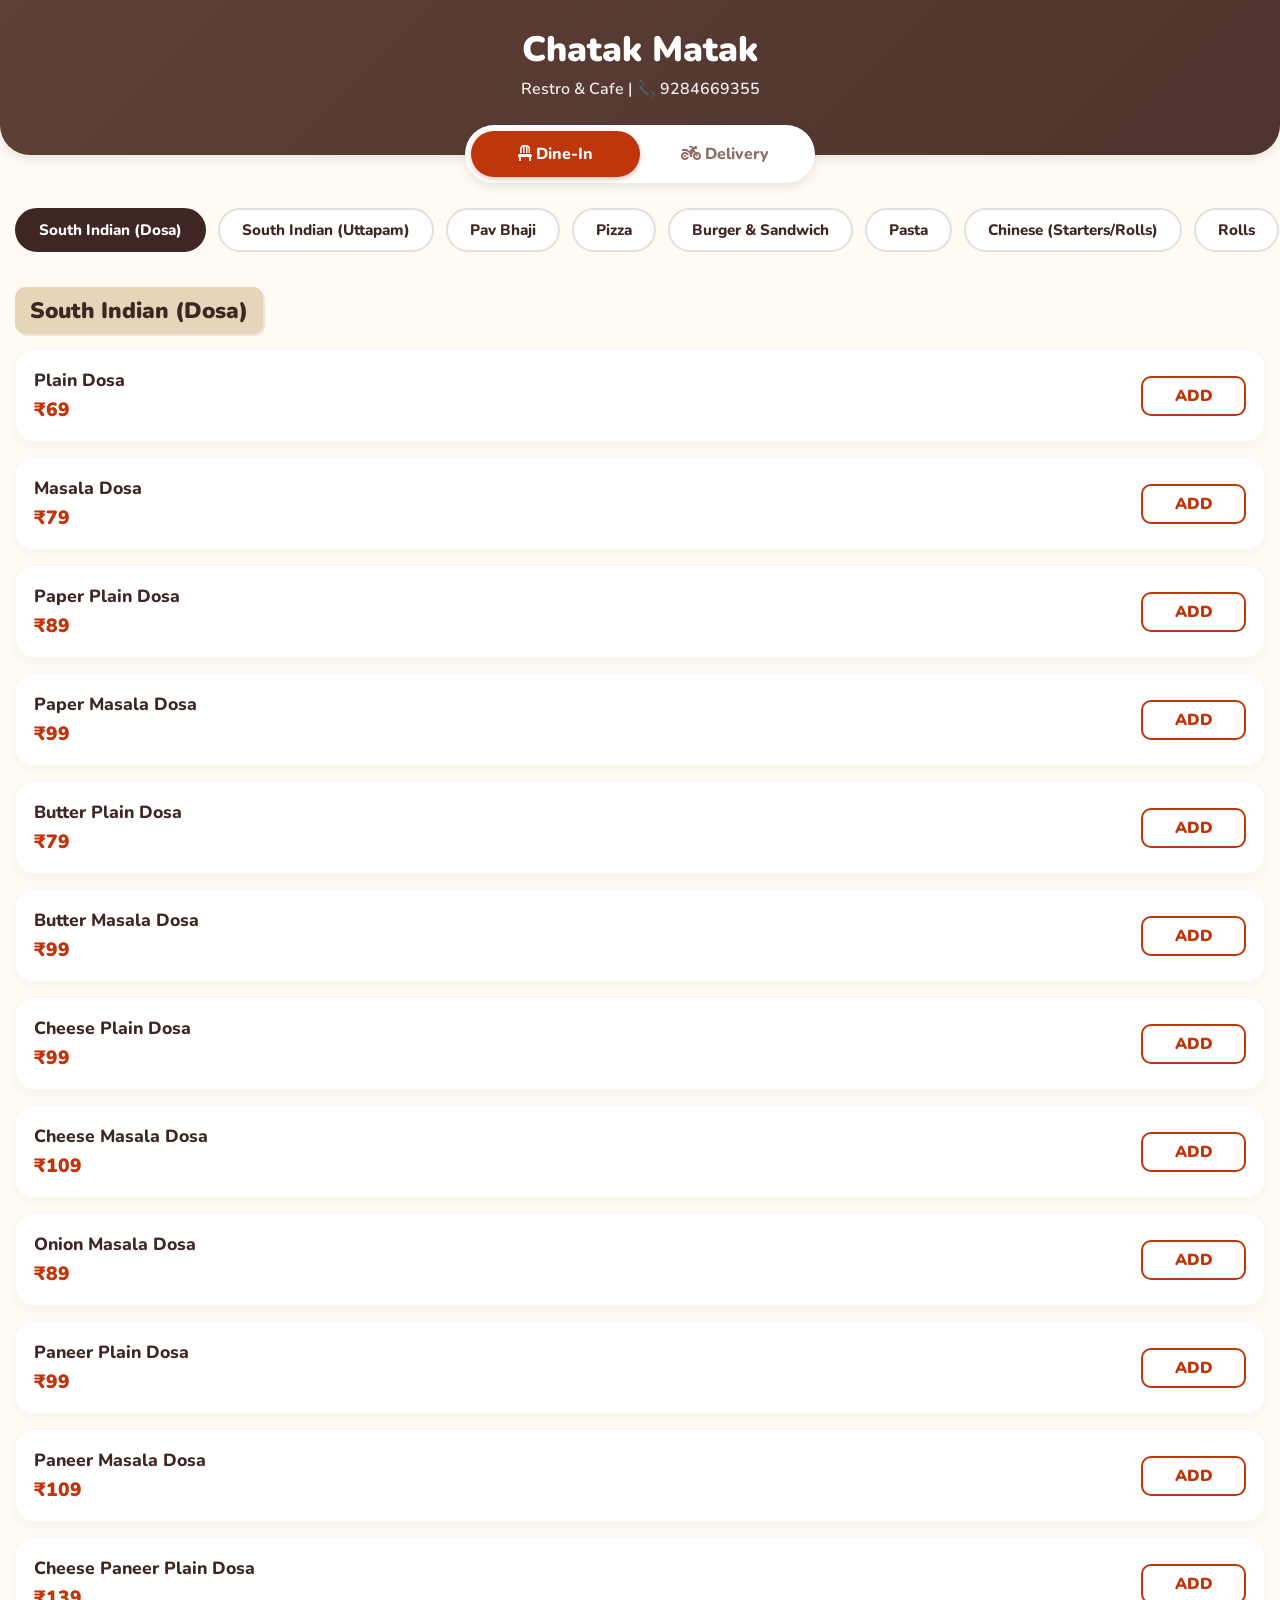
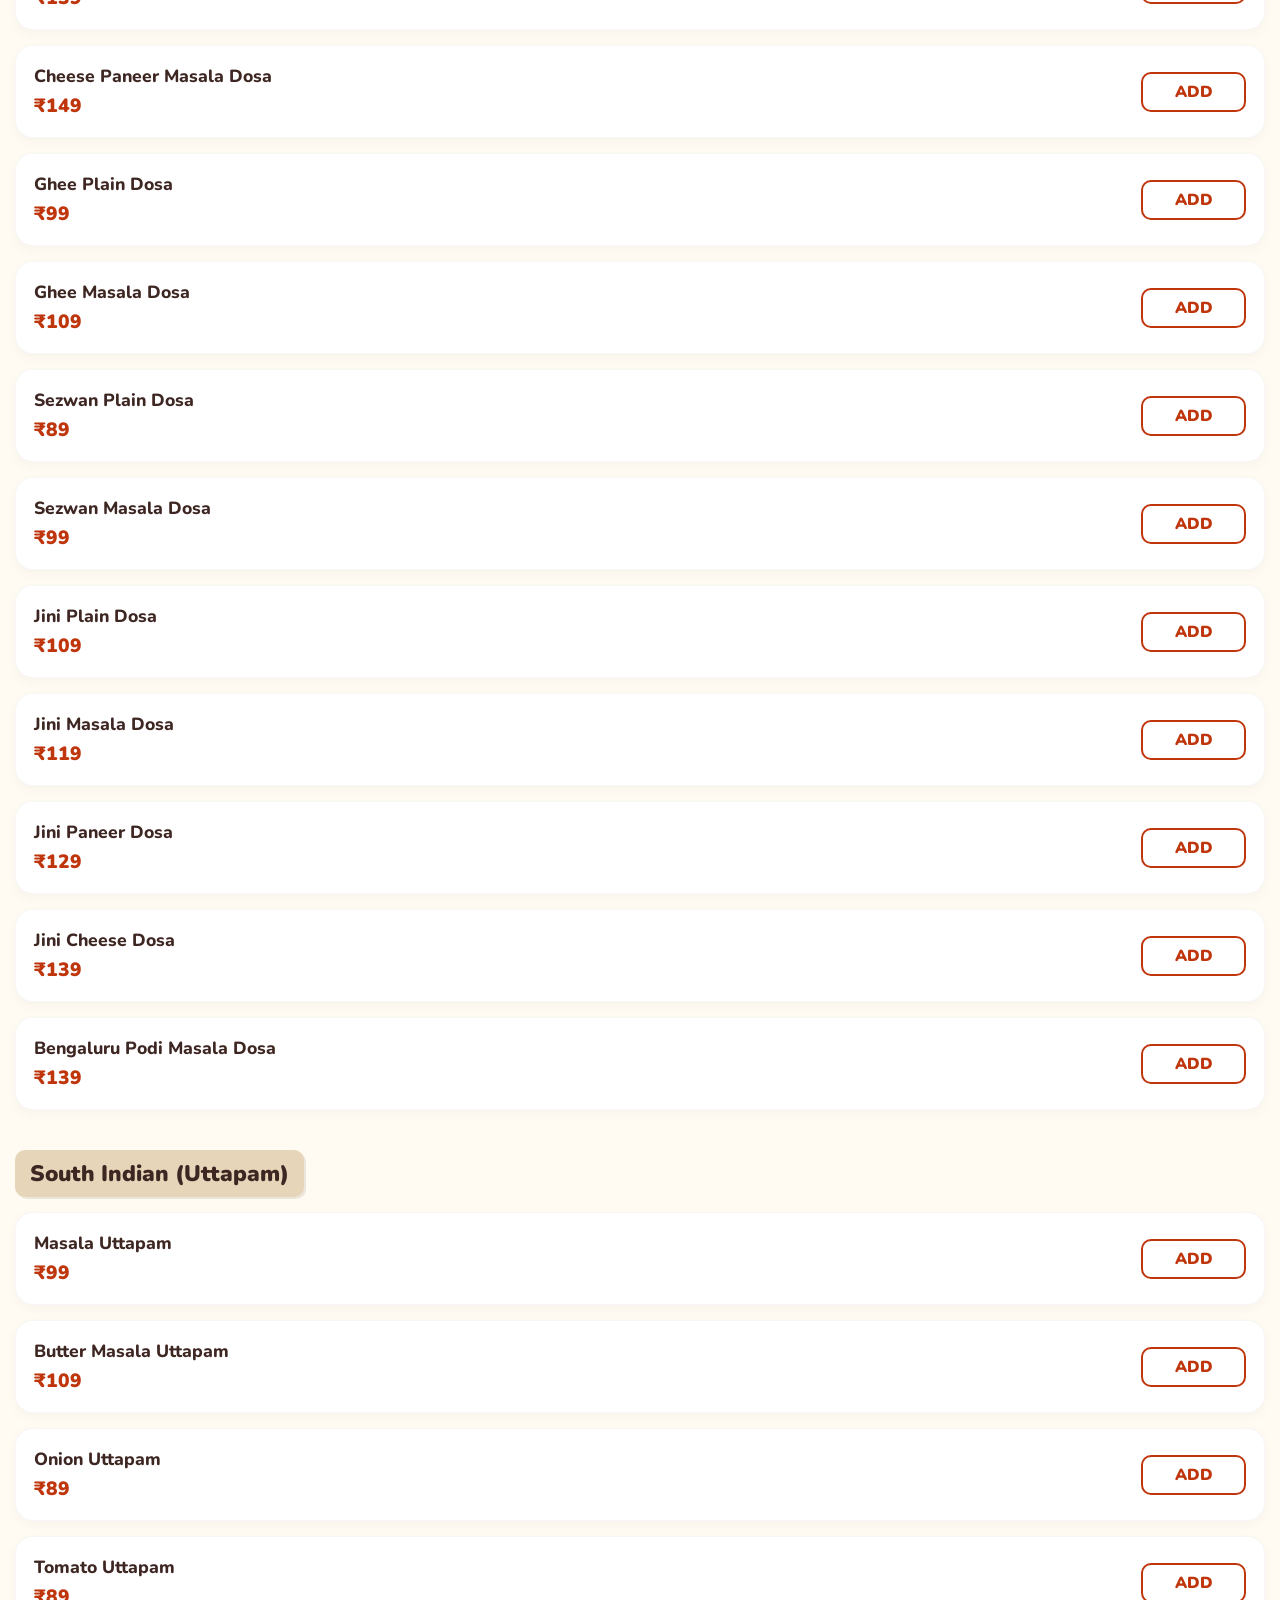
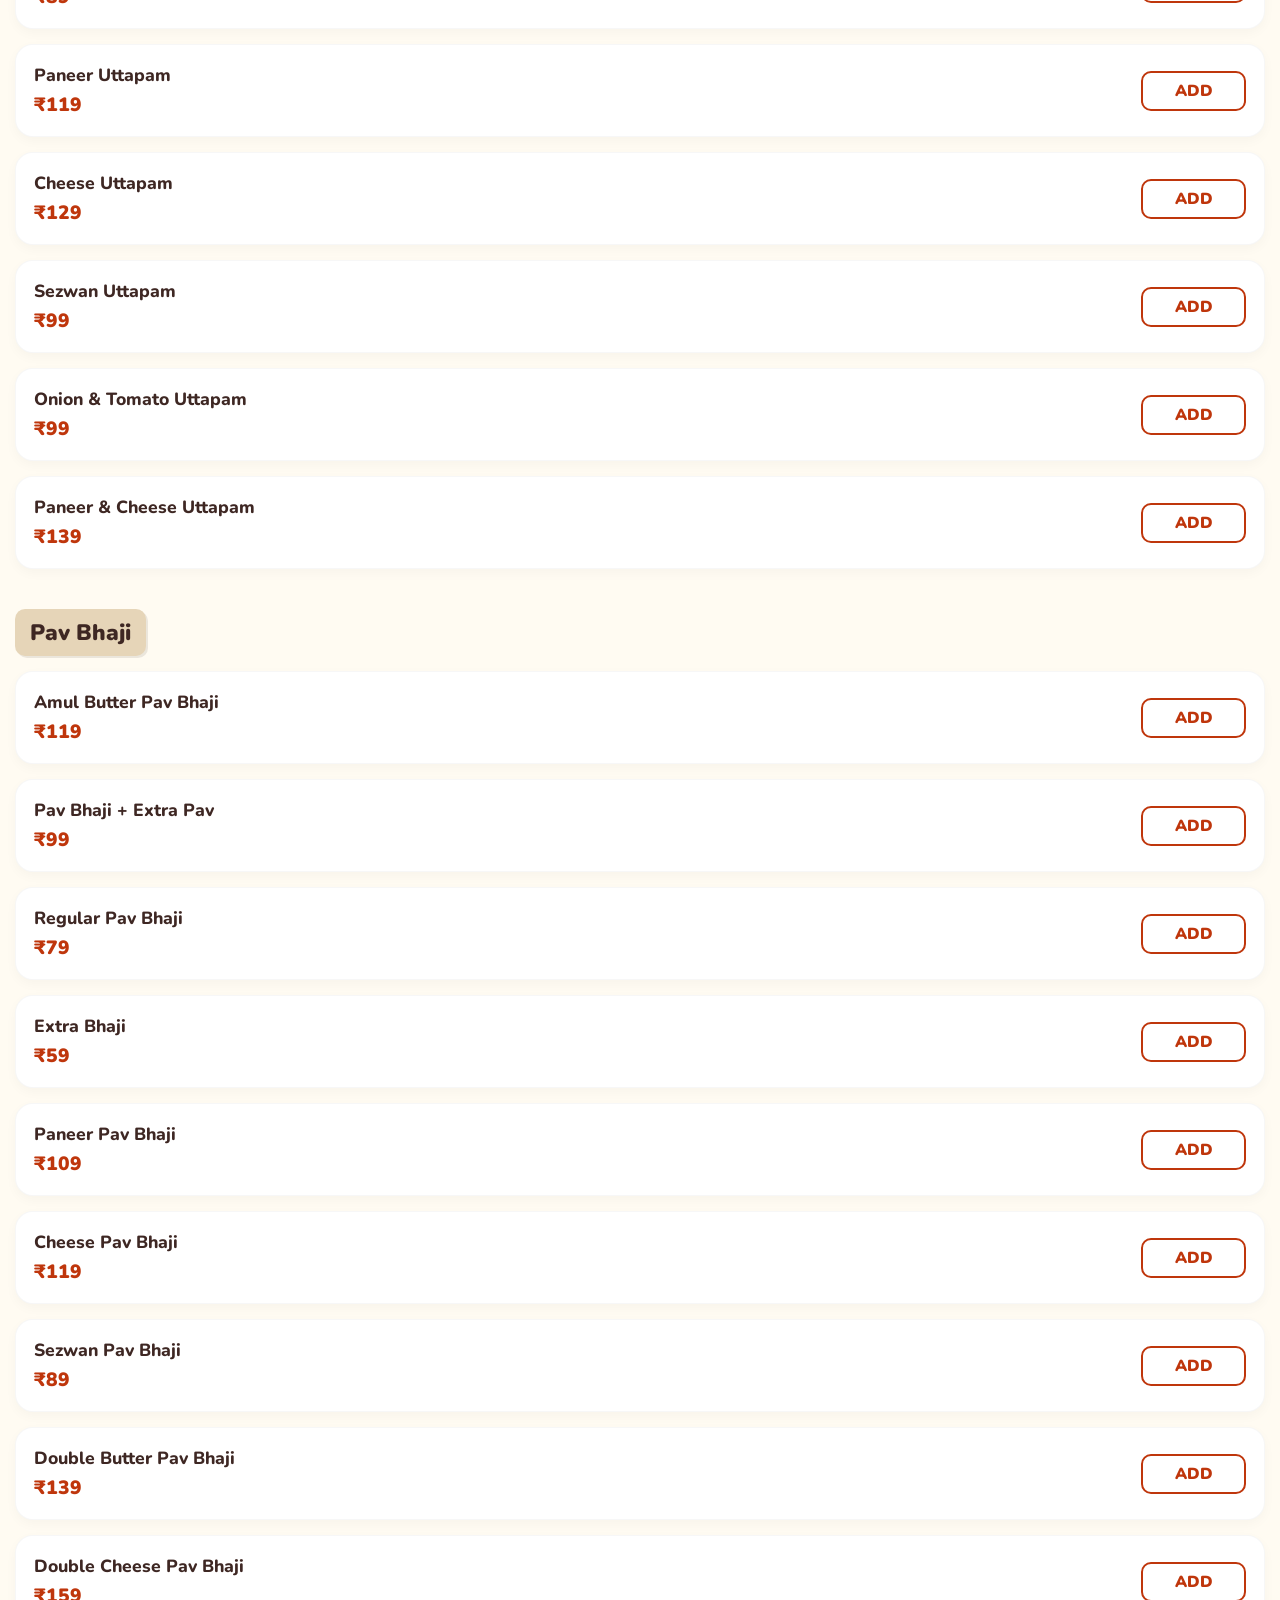
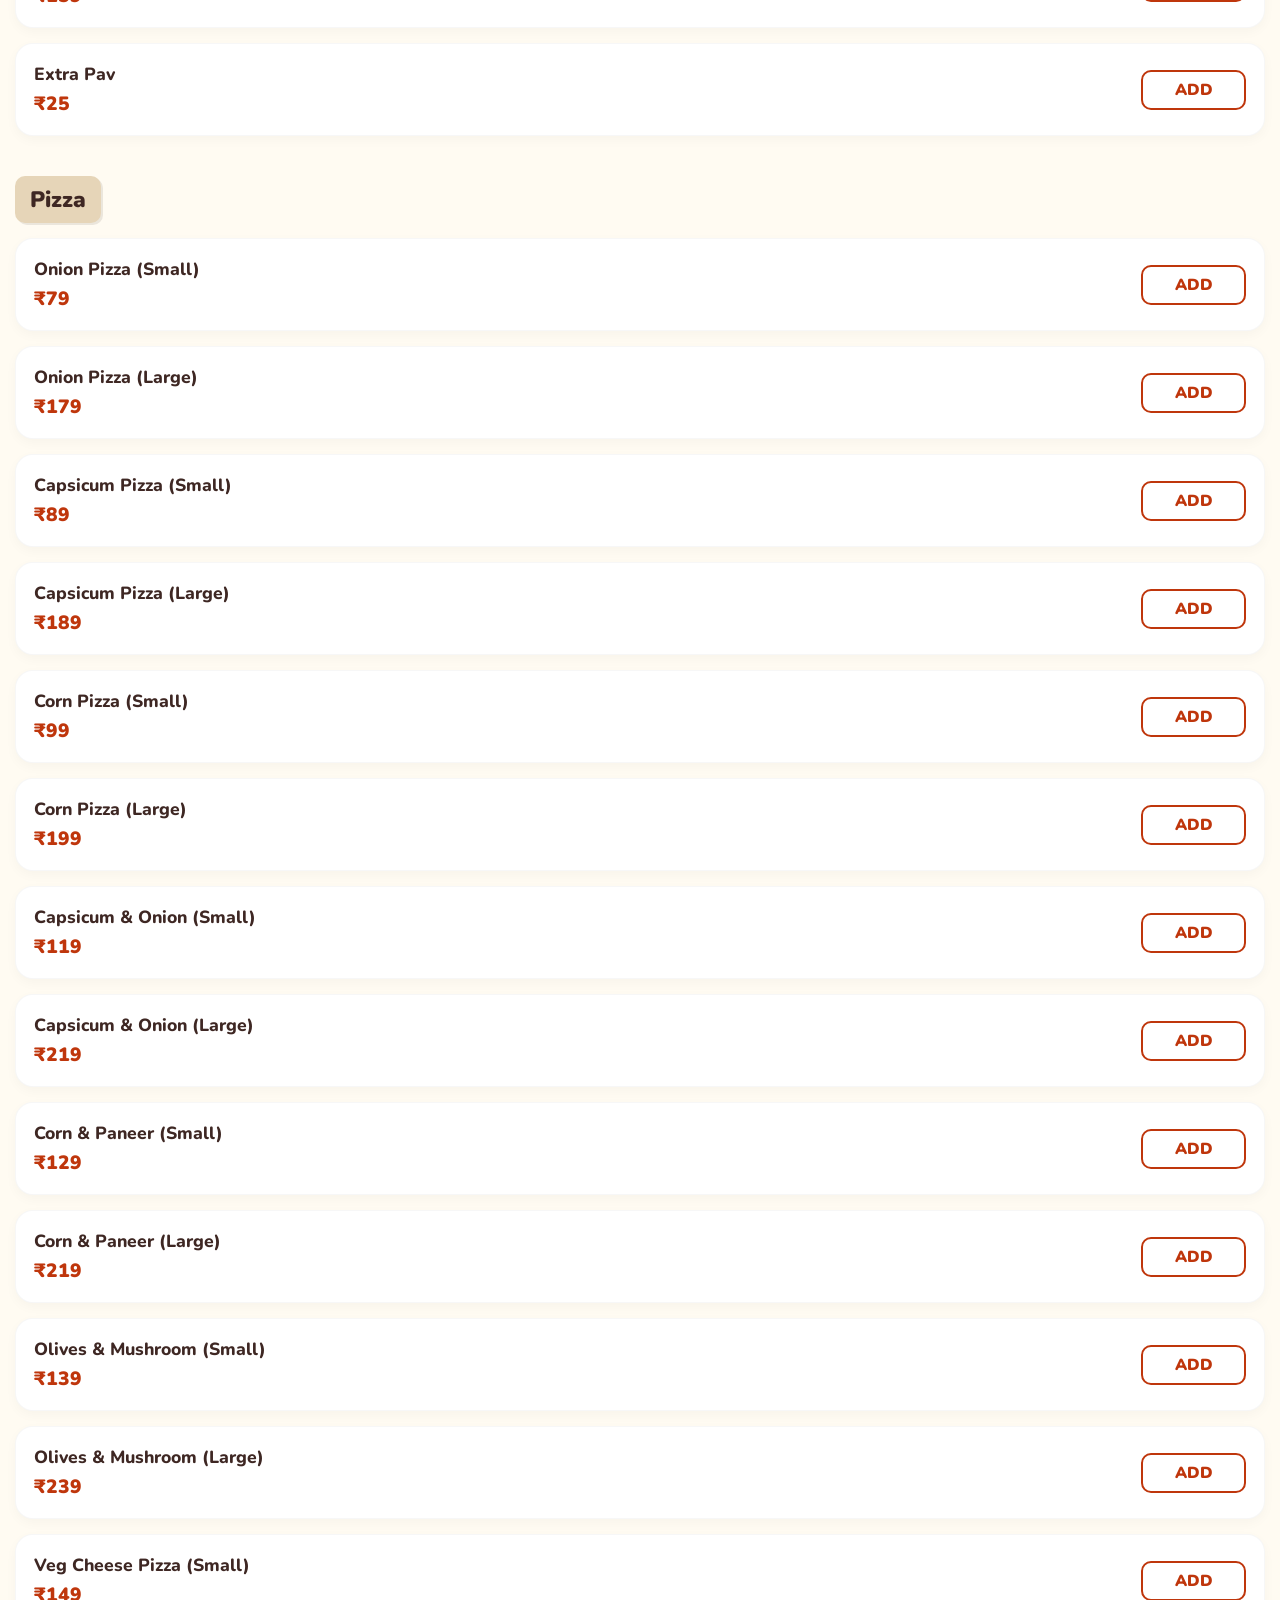
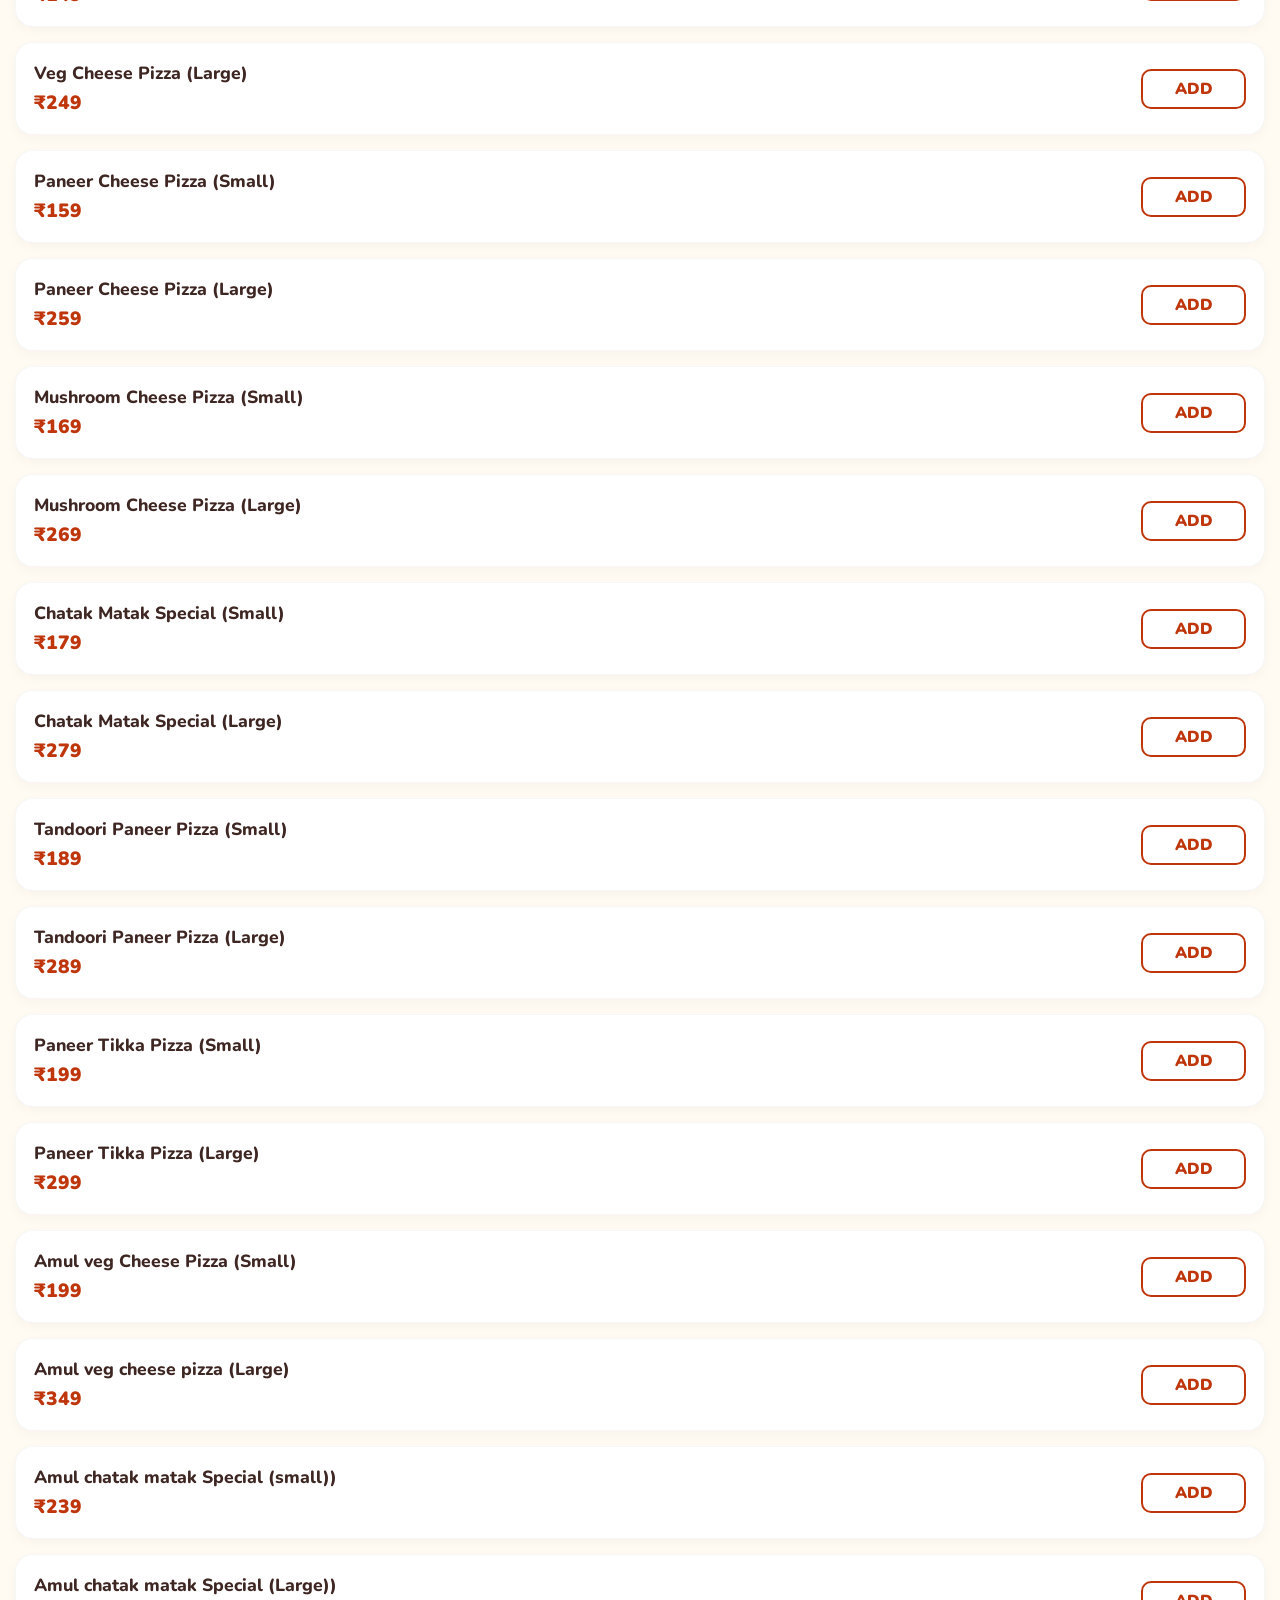
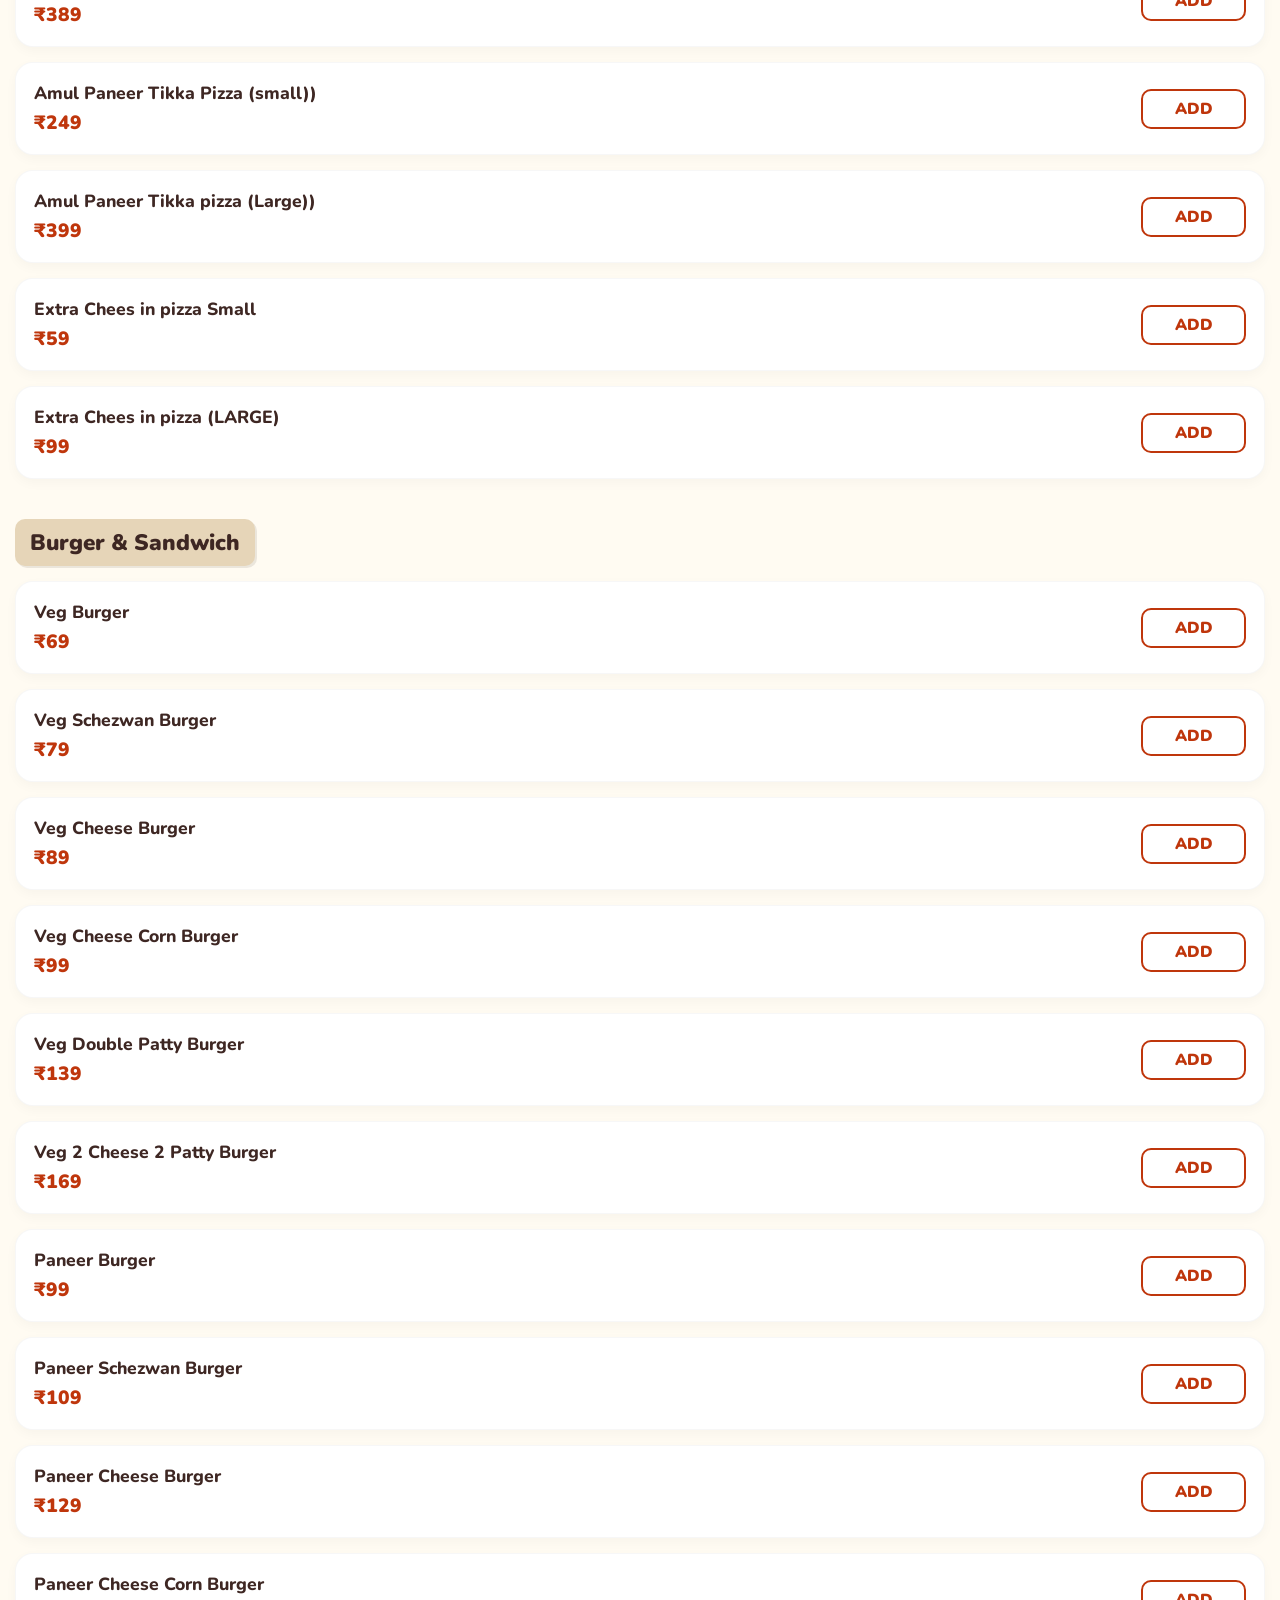
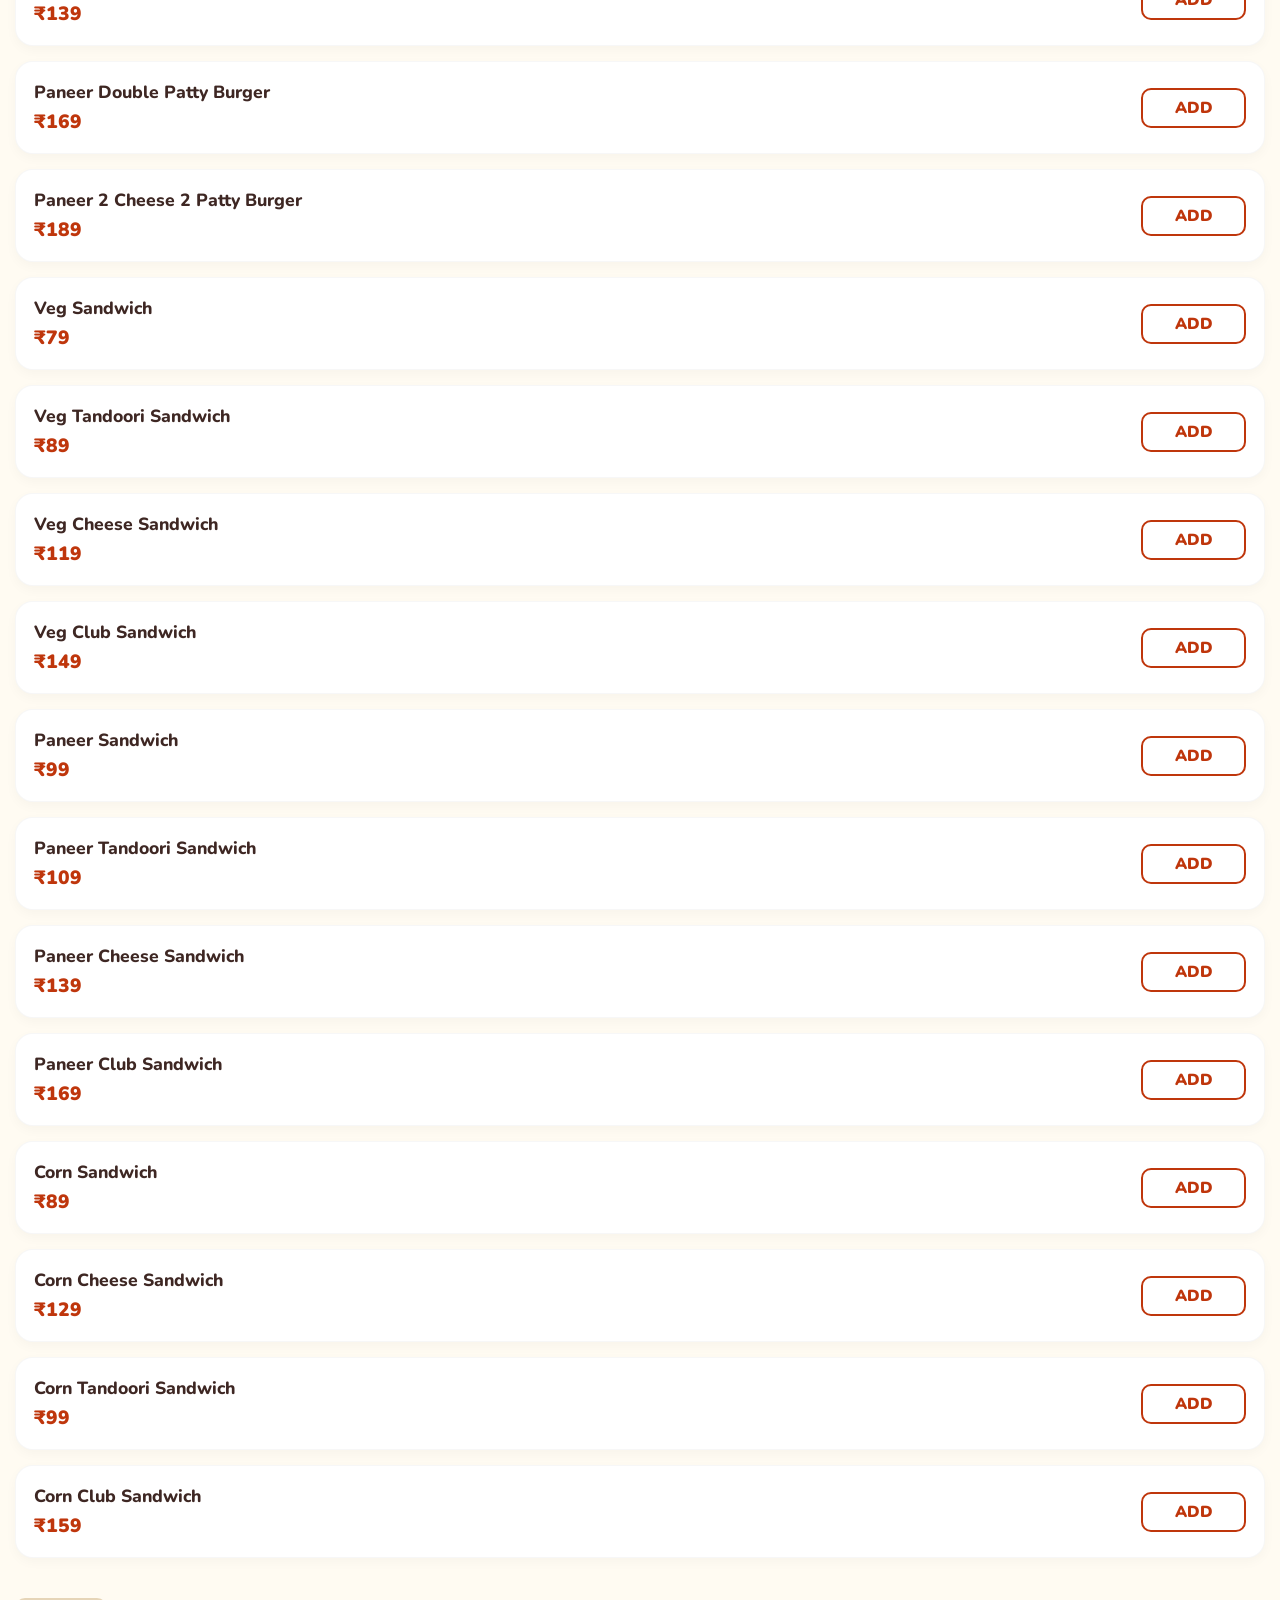
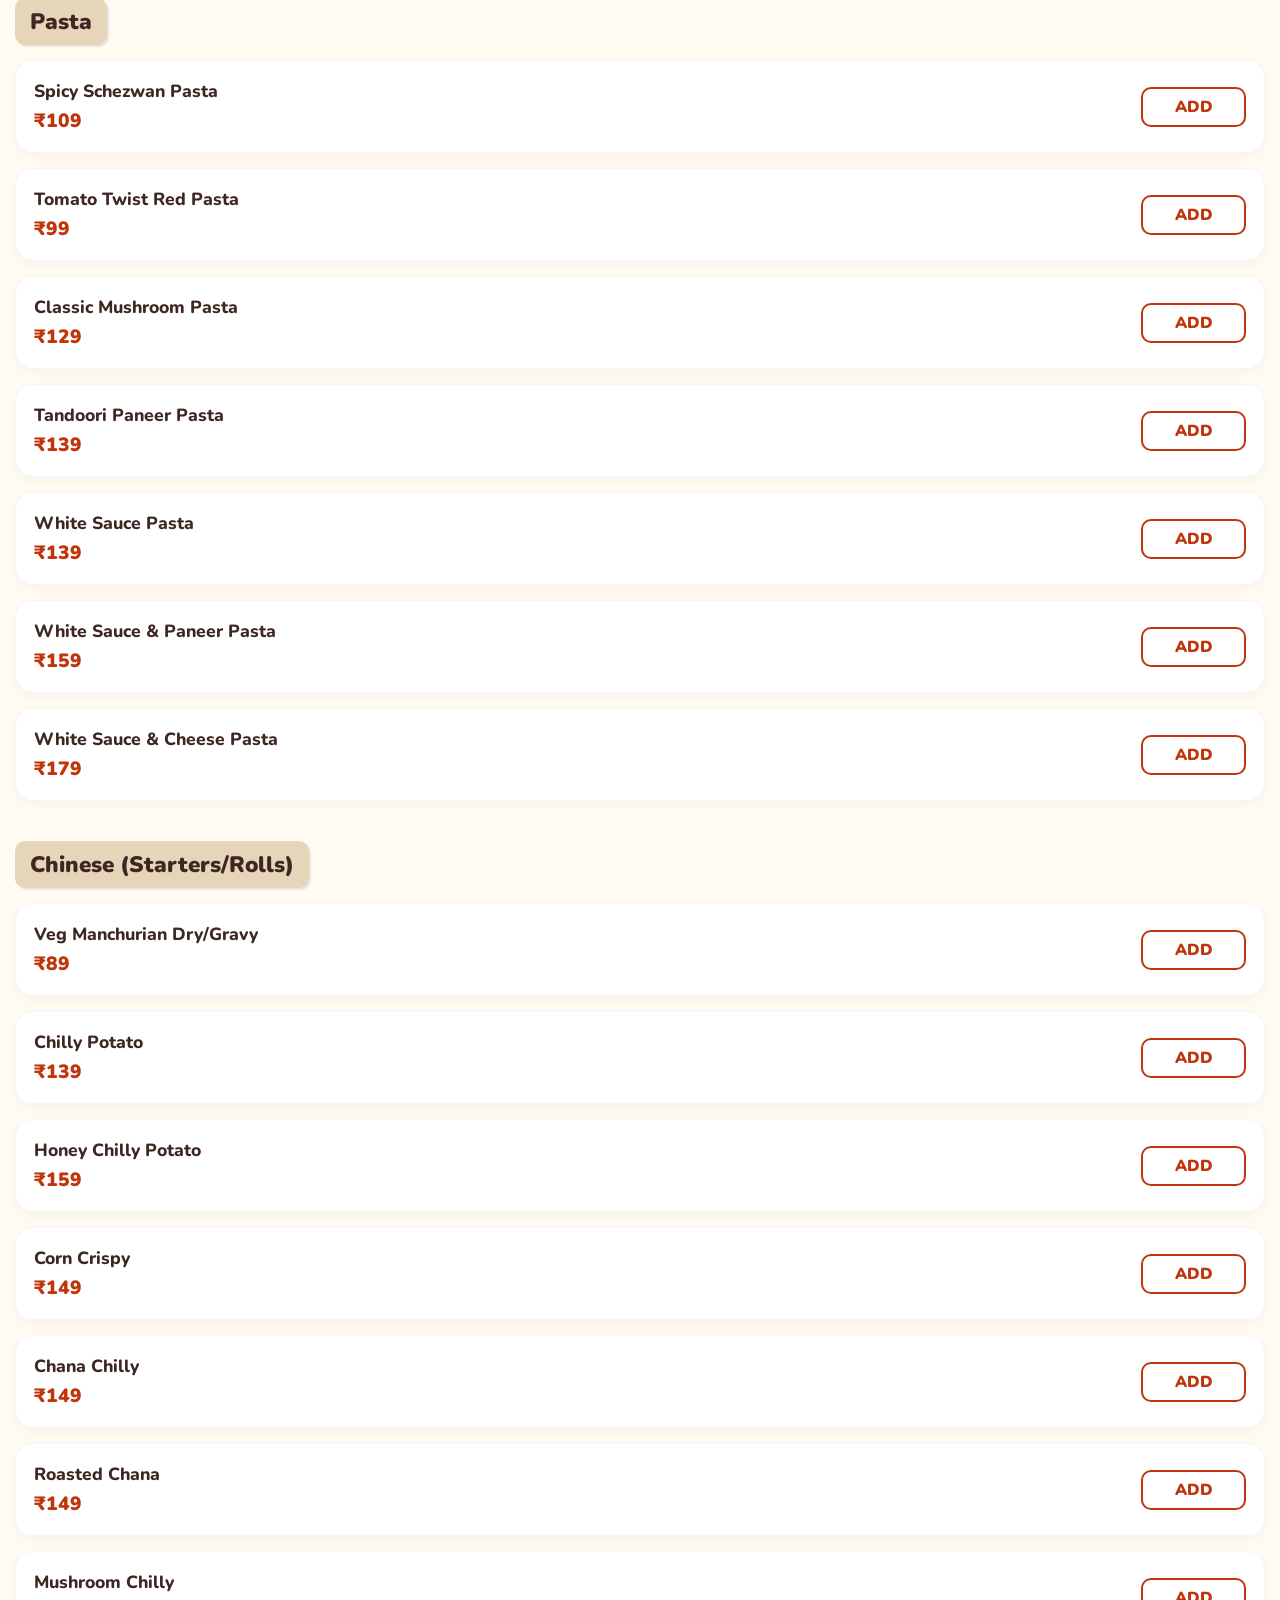
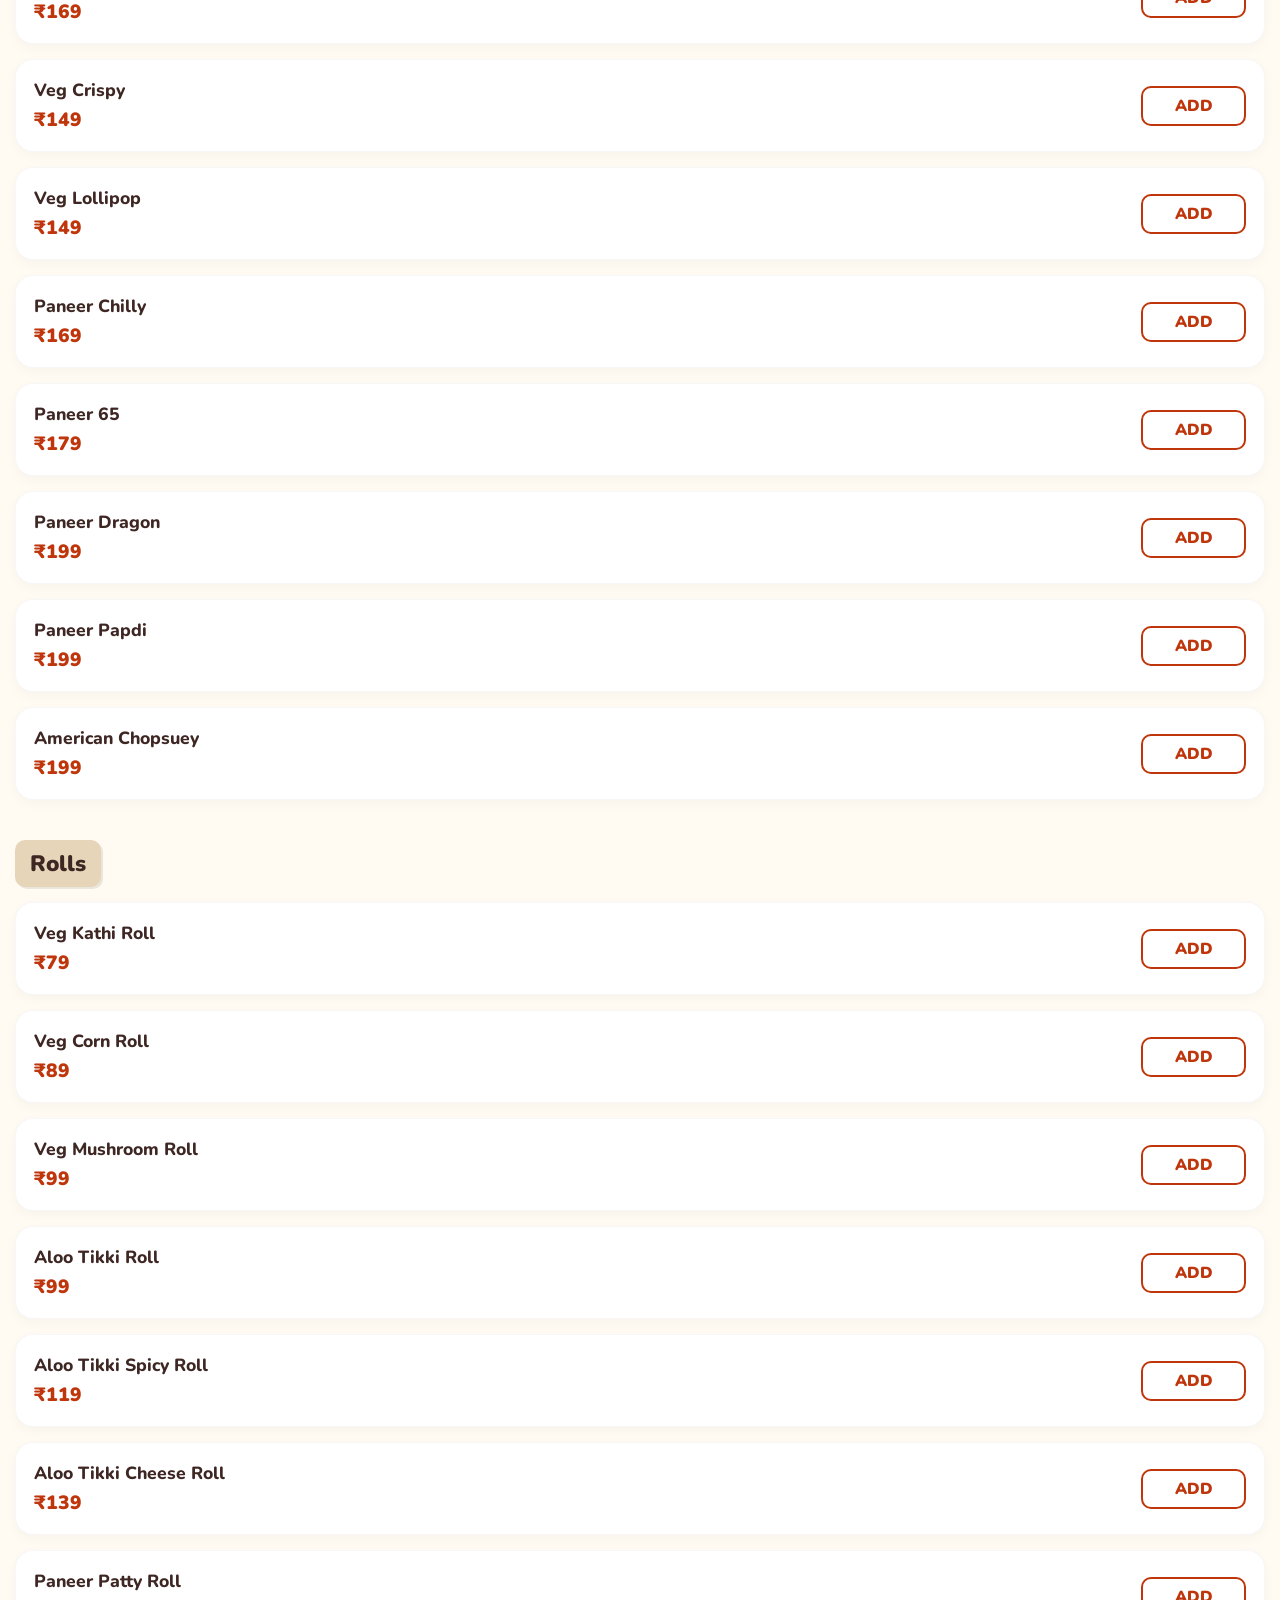
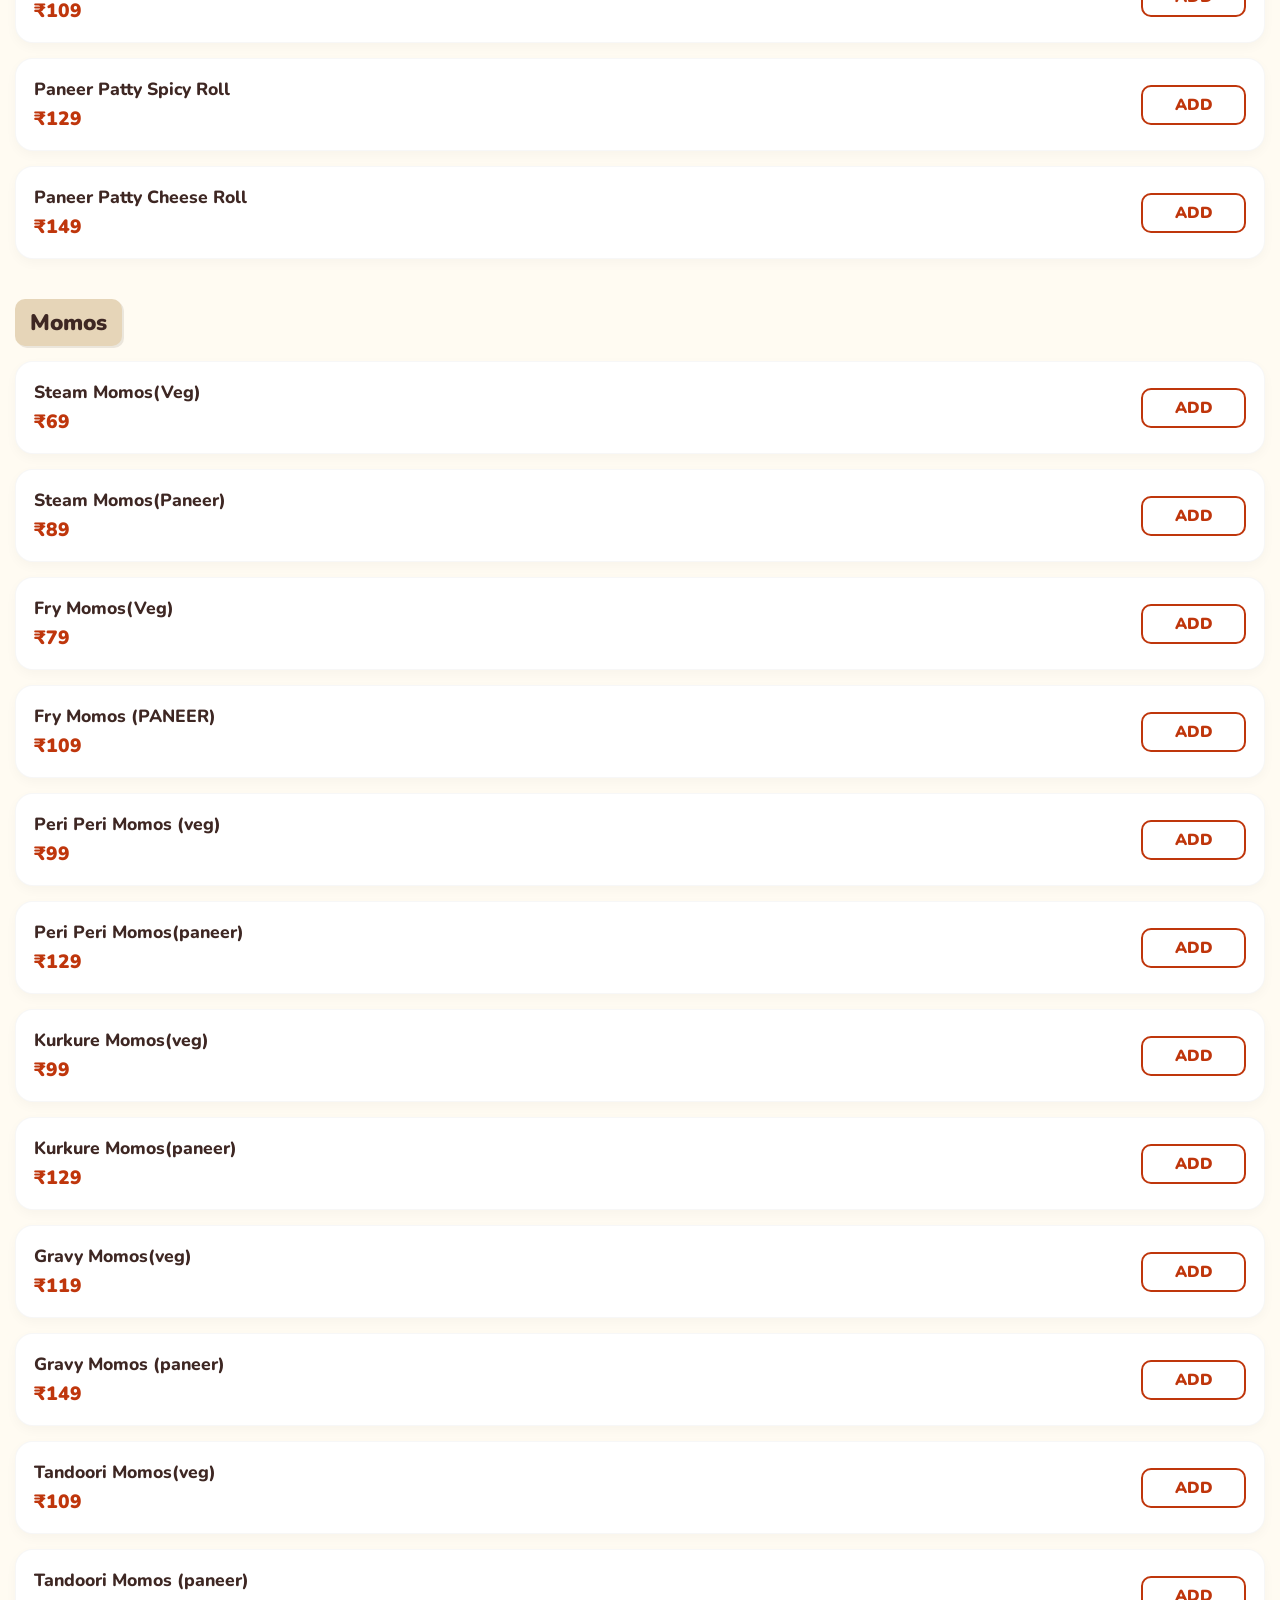
<file: chatak-matak/index.html>
<!DOCTYPE html>
<html lang="en">
<head>
    <meta charset="UTF-8">
    <meta name="viewport" content="width=device-width, initial-scale=1.0">
    <meta name="description" content="Chatak Matak Digital Menu">
    <title>Chatak Matak - Digital Menu</title>
    <link rel="stylesheet" href="https://cdnjs.cloudflare.com/ajax/libs/font-awesome/6.0.0/css/all.min.css">
    <link href="https://fonts.googleapis.com/css2?family=Nunito:wght@400;700;900&display=swap" rel="stylesheet">
    
    <style>
        /* --- CSS STYLES --- */
        :root {
            --bg-color: #fffbf2;       
            --card-bg: #ffffff;        
            --header-gradient: linear-gradient(135deg, #5d4037, #4e342e); 
            --text-main: #3e2723;      
            --text-price: #bf360c;     
            --cat-bg: #e6d5b8;         
            --cat-text: #3e2723;       
            --btn-border: #bf360c;     
            --btn-text: #bf360c;       
            --btn-bg-active: #bf360c;  
            --shadow: 0 4px 10px rgba(62, 39, 35, 0.1);
        }

        * { margin: 0; padding: 0; box-sizing: border-box; font-family: 'Nunito', sans-serif; }
        body { background-color: var(--bg-color); padding-bottom: 100px; color: var(--text-main); }

        /* Header */
        header {
            background: var(--header-gradient);
            color: #fff;
            padding: 25px 20px 55px 20px;
            text-align: center;
            border-bottom-left-radius: 30px;
            border-bottom-right-radius: 30px;
            box-shadow: var(--shadow);
            position: relative;
            z-index: 1;
        }
        header h1 { font-size: 2.2rem; font-weight: 900; margin-bottom: 5px; }
        header p { opacity: 0.9; font-weight: 600; font-size: 1rem; }

        /* Order Mode Buttons */
        .order-mode-container {
            display: flex;
            justify-content: center;
            margin-top: -30px;
            margin-bottom: 25px;
            position: relative;
            z-index: 10;
        }
        .order-mode {
            background: var(--card-bg);
            padding: 6px;
            border-radius: 35px;
            box-shadow: var(--shadow);
            display: flex;
            width: 90%;
            max-width: 350px;
        }
        .mode-btn {
            flex: 1;
            padding: 12px;
            border: none;
            background: transparent;
            font-weight: 800;
            cursor: pointer;
            border-radius: 30px;
            transition: all 0.3s ease;
            color: #8d6e63;
            font-size: 1rem;
        }
        .mode-btn.active {
            background: var(--text-price);
            color: #fff;
            box-shadow: 0 2px 5px rgba(191, 54, 12, 0.3);
        }

        /* Category Scroll */
        .categories {
            display: flex;
            overflow-x: auto;
            padding: 0 15px 10px 15px;
            gap: 12px;
            scrollbar-width: none;
        }
        .categories::-webkit-scrollbar { display: none; }
        .cat-btn {
            white-space: nowrap;
            padding: 10px 22px;
            background: var(--card-bg);
            border: 2px solid #e0e0e0;
            border-radius: 25px;
            color: var(--text-main);
            font-weight: 800;
            cursor: pointer;
            font-size: 0.95rem;
        }
        .cat-btn.active {
            background: var(--text-main);
            color: #fff;
            border-color: var(--text-main);
        }

        /* Menu List */
        .menu-container { padding: 0 15px 15px; }
        .category-title {
            font-size: 1.4rem;
            color: var(--cat-text);
            margin: 25px 0 15px;
            font-weight: 900;
            background-color: var(--cat-bg);
            padding: 8px 15px;
            border-radius: 10px;
            display: inline-block;
            box-shadow: 2px 2px 0px rgba(62, 39, 35, 0.1);
        }

        .item-card {
            background: var(--card-bg);
            border-radius: 18px;
            padding: 18px;
            margin-bottom: 15px;
            display: flex;
            justify-content: space-between;
            align-items: center;
            box-shadow: 0 4px 12px rgba(0,0,0,0.03);
            border: 1px solid rgba(0,0,0,0.03);
        }

        .item-info { flex: 1; padding-right: 12px; }
        .item-info h3 { font-size: 1.1rem; color: var(--text-main); margin-bottom: 5px; font-weight: 800; }
        .item-info .price { color: var(--text-price); font-weight: 900; font-size: 1.2rem; }

        /* Buttons & Controls */
        .add-btn-wrapper { width: 105px; height: 40px; position: relative; }
        
        .btn-add-initial {
            width: 100%; height: 100%;
            background: var(--card-bg);
            border: 2px solid var(--btn-border);
            color: var(--btn-text);
            font-weight: 900;
            border-radius: 10px;
            cursor: pointer;
            font-size: 1rem;
        }

        .qty-controls {
            display: none; /* Hidden by default */
            width: 100%; height: 100%;
            background: var(--btn-bg-active);
            border-radius: 10px;
            align-items: center;
            justify-content: space-between;
            color: white;
            font-weight: 900;
        }

        .qty-btn {
            background: transparent; border: none; color: white;
            width: 35px; height: 100%; font-size: 1.3rem;
            cursor: pointer; display: flex; align-items: center; justify-content: center;
        }

        /* Bottom Cart Bar */
        .cart-bar {
            position: fixed; bottom: 0; left: 0; width: 100%;
            background: var(--card-bg);
            padding: 15px 20px;
            box-shadow: 0 -5px 20px rgba(0,0,0,0.1);
            display: none; /* Hidden if cart empty */
            justify-content: space-between; align-items: center;
            z-index: 1000;
            border-top: 1px solid #eee;
        }

        .place-order-btn {
            background: #25D366;
            color: white; border: none; padding: 12px 25px;
            border-radius: 12px; font-weight: 800; font-size: 1rem;
            display: flex; align-items: center; gap: 8px;
            box-shadow: 0 4px 10px rgba(37, 211, 102, 0.3);
            cursor: pointer;
        }

        /* Modal */
        .modal {
            display: none; position: fixed; top: 0; left: 0; width: 100%; height: 100%;
            background: rgba(62, 39, 35, 0.6);
            z-index: 2000; justify-content: center; align-items: center;
            backdrop-filter: blur(4px);
        }
        .modal-content {
            background: #fffbf2;
            padding: 25px; width: 90%; max-width: 400px;
            border-radius: 25px;
            box-shadow: 0 10px 30px rgba(0,0,0,0.2);
            animation: slideUp 0.3s ease;
        }
        @keyframes slideUp { from {transform: translateY(50px); opacity: 0;} to {transform: translateY(0); opacity: 1;} }

        .input-group { margin-bottom: 20px; }
        .input-group label { display: block; margin-bottom: 8px; font-weight: 800; color: var(--text-main); }
        .input-group input, .input-group textarea {
            width: 100%; padding: 14px;
            border: 2px solid #d7ccc8;
            background: #fff; border-radius: 12px;
            font-size: 1rem; outline: none; color: var(--text-main); font-weight: 600;
        }
        .loc-btn {
            background: #efebe9; color: var(--text-main);
            border: 2px dashed var(--text-main);
            padding: 12px; width: 100%; border-radius: 12px;
            cursor: pointer; margin-bottom: 15px; font-weight: 800;
            display: flex; align-items: center; justify-content: center; gap: 8px;
        }
        .confirm-btn {
            background: var(--btn-bg-active); color: white;
            width: 100%; padding: 16px; border: none;
            border-radius: 15px; font-size: 1.1rem; font-weight: 800;
            cursor: pointer; box-shadow: 0 4px 15px rgba(191, 54, 12, 0.3);
        }
    </style>
</head>
<body>

    <header>
        <h1>Chatak Matak</h1>
        <p>Restro & Cafe | 📞 9284669355</p>
    </header>

    <main>
        <div class="order-mode-container">
            <div class="order-mode">
                <button class="mode-btn active" onclick="setOrderMode('dinein')" id="btn-dinein">
                    <i class="fas fa-chair"></i> Dine-In
                </button>
                <button class="mode-btn" onclick="setOrderMode('delivery')" id="btn-delivery">
                    <i class="fas fa-motorcycle"></i> Delivery
                </button>
            </div>
        </div>

        <nav class="categories" id="category-bar"></nav>

        <section class="menu-container" id="menu-list">
            <p style="text-align:center; color:#8d6e63; margin-top:30px; font-weight:700;">Loading Menu...</p>
        </section>
    </main>

    <footer class="cart-bar" id="cart-bar">
        <div>
            <div style="font-size: 0.95rem; color: #5d4037; font-weight:700;" id="total-items">0 Items</div>
            <div style="font-size: 1.5rem; font-weight: 900; color: #bf360c;" id="total-price">₹0</div>
        </div>
        <button class="place-order-btn" onclick="openDetailsModal()">
            Place Order <i class="fab fa-whatsapp" style="font-size: 1.2rem;"></i>
        </button>
    </footer>

    <div class="modal" id="order-modal">
        <div class="modal-content">
            <h2 style="margin-bottom: 20px; color: var(--text-main); font-weight:900;">Complete Details</h2>
            
            <div id="delivery-fields" style="display: none;">
                <div class="input-group">
                    <label>Your Name</label>
                    <input type="text" id="cust-name" placeholder="Enter your name">
                </div>
                
                <div class="input-group">
                    <label>Address / Location</label>
                    <button class="loc-btn" onclick="getLocation()">
                        <i class="fas fa-map-marker-alt"></i> Share Current Location
                    </button>
                    <textarea id="cust-address" rows="3" placeholder="Type address manually..."></textarea>
                </div>
            </div>

            <div id="dinein-fields">
                <div class="input-group">
                    <label>Table Number</label>
                    <input type="number" id="table-no" placeholder="Ex: 5">
                </div>
            </div>

            <button class="confirm-btn" onclick="sendToWhatsapp()">Send Order on WhatsApp</button>
            <button onclick="closeModal()" style="width:100%; margin-top:15px; padding:10px; background:none; border:none; color:#8d6e63; font-weight:700; cursor:pointer; font-size:1rem;">Cancel</button>
        </div>
    </div>

    <script>
        // === MENU DATA ===
        const menuData = [
            { 
                category: "South Indian (Dosa)", 
                items: [
                    {name: "Plain Dosa", price: 69},
                    {name: "Masala Dosa", price: 79},
                    {name: "Paper Plain Dosa", price: 89},
                    {name: "Paper Masala Dosa", price: 99},
                    {name: "Butter Plain Dosa", price: 79},
                    {name: "Butter Masala Dosa", price: 99},
                    {name: "Cheese Plain Dosa", price: 99},
                    {name: "Cheese Masala Dosa", price: 109},
                    {name: "Onion Masala Dosa", price: 89},
                    {name: "Paneer Plain Dosa", price: 99},
                    {name: "Paneer Masala Dosa", price: 109},
                    {name: "Cheese Paneer Plain Dosa", price: 139},
                    {name: "Cheese Paneer Masala Dosa", price: 149},
                    {name: "Ghee Plain Dosa", price: 99},
                    {name: "Ghee Masala Dosa", price: 109},
                    {name: "Sezwan Plain Dosa", price: 89},
                    {name: "Sezwan Masala Dosa", price: 99},
                    {name: "Jini Plain Dosa", price: 109},
                    {name: "Jini Masala Dosa", price: 119},
                    {name: "Jini Paneer Dosa", price: 129},
                    {name: "Jini Cheese Dosa", price: 139},
                    {name: "Bengaluru Podi Masala Dosa", price: 139}
                ] 
            },
            { 
                category: "South Indian (Uttapam)", 
                items: [
                    {name: "Masala Uttapam", price: 99},
                    {name: "Butter Masala Uttapam", price: 109},
                    {name: "Onion Uttapam", price: 89},
                    {name: "Tomato Uttapam", price: 89},
                    {name: "Paneer Uttapam", price: 119},
                    {name: "Cheese Uttapam", price: 129},
                    {name: "Sezwan Uttapam", price: 99},
                    {name: "Onion & Tomato Uttapam", price: 99},
                    {name: "Paneer & Cheese Uttapam", price: 139}
                ] 
            },
            { 
                category: "Pav Bhaji", 
                items: [
                    {name: "Amul Butter Pav Bhaji", price: 119},
                    {name: "Pav Bhaji + Extra Pav", price: 99},
                    {name: "Regular Pav Bhaji", price: 79},
                    {name: "Extra Bhaji", price: 59},
                    {name: "Paneer Pav Bhaji", price: 109},
                    {name: "Cheese Pav Bhaji", price: 119},
                    {name: "Sezwan Pav Bhaji", price: 89},
                    {name: "Double Butter Pav Bhaji", price: 139},
                    {name: "Double Cheese Pav Bhaji", price: 159},
                    {name: "Extra Pav", price: 25}
                ] 
            },
            { 
                category: "Pizza", 
                items: [
                    {name: "Onion Pizza (Small)", price: 79},
                    {name: "Onion Pizza (Large)", price: 179},
                    {name: "Capsicum Pizza (Small)", price: 89},
                    {name: "Capsicum Pizza (Large)", price: 189},
                    {name: "Corn Pizza (Small)", price: 99},
                    {name: "Corn Pizza (Large)", price: 199},
                    {name: "Capsicum & Onion (Small)", price: 119},
                    {name: "Capsicum & Onion (Large)", price: 219},
                    {name: "Corn & Paneer (Small)", price: 129},
                    {name: "Corn & Paneer (Large)", price: 219},
                    {name: "Olives & Mushroom (Small)", price: 139},
                    {name: "Olives & Mushroom (Large)", price: 239},
                    {name: "Veg Cheese Pizza (Small)", price: 149},
                    {name: "Veg Cheese Pizza (Large)", price: 249},
                    {name: "Paneer Cheese Pizza (Small)", price: 159},
                    {name: "Paneer Cheese Pizza (Large)", price: 259},
                    {name: "Mushroom Cheese Pizza (Small)", price: 169},
                    {name: "Mushroom Cheese Pizza (Large)", price: 269},
                    {name: "Chatak Matak Special (Small)", price: 179},
                    {name: "Chatak Matak Special (Large)", price: 279},
                    {name: "Tandoori Paneer Pizza (Small)", price: 189},
                    {name: "Tandoori Paneer Pizza (Large)", price: 289},
                    {name: "Paneer Tikka Pizza (Small)", price: 199},
                    {name: "Paneer Tikka Pizza (Large)", price: 299},
                    {name: "Amul veg Cheese Pizza (Small)", price: 199},
                    {name: " Amul veg cheese pizza (Large)", price: 349},
                    {name: "Amul chatak matak Special (small))", price: 239},
                    {name: "Amul chatak matak Special (Large))", price: 389},
                    {name: "Amul Paneer Tikka Pizza (small))", price: 249},
                    {name: "Amul Paneer Tikka pizza (Large))", price: 399},
                    {name: "Extra Chees in pizza Small", price: 59},
                    {name: "Extra Chees in pizza (LARGE) ", price: 99}
                ] 
            },
            { 
                category: "Burger & Sandwich", 
                items: [
                    {name: "Veg Burger", price: 69},
                    {name: "Veg Schezwan Burger", price: 79},
                    {name: "Veg Cheese Burger", price: 89},
                    {name: "Veg Cheese Corn Burger", price: 99},
                    {name: "Veg Double Patty Burger", price: 139},
                    {name: "Veg 2 Cheese 2 Patty Burger", price: 169},
                    {name: "Paneer Burger", price: 99},
                    {name: "Paneer Schezwan Burger", price: 109},
                    {name: "Paneer Cheese Burger", price: 129},
                    {name: "Paneer Cheese Corn Burger", price: 139},
                    {name: "Paneer Double Patty Burger", price: 169},
                    {name: "Paneer 2 Cheese 2 Patty Burger", price: 189},
                    {name: "Veg Sandwich", price: 79},
                    {name: "Veg Tandoori Sandwich", price: 89},
                    {name: "Veg Cheese Sandwich", price: 119},
                    {name: "Veg Club Sandwich", price: 149},
                    {name: "Paneer Sandwich", price: 99},
                    {name: "Paneer Tandoori Sandwich", price: 109},
                    {name: "Paneer Cheese Sandwich", price: 139},
                    {name: "Paneer Club Sandwich", price: 169},
                    {name: "Corn Sandwich", price: 89},
                    {name: "Corn Cheese Sandwich", price: 129},
                    {name: "Corn Tandoori Sandwich", price: 99},
                    {name: "Corn Club Sandwich", price: 159}
                    
                ] 
            },
            { 
                category: "Pasta", 
                items: [
                    {name: "Spicy Schezwan Pasta", price: 109},
                    {name: "Tomato Twist Red Pasta", price: 99},
                    {name: "Classic Mushroom Pasta", price: 129},
                    {name: "Tandoori Paneer Pasta", price: 139},
                    {name: "White Sauce Pasta", price: 139},
                    {name: "White Sauce & Paneer Pasta", price: 159},
                    {name: "White Sauce & Cheese Pasta", price: 179}
                ] 
            },
            { 
                category: "Chinese (Starters/Rolls)", 
                items: [
                    {name: "Veg Manchurian Dry/Gravy", price: 89},
                    {name: "Chilly Potato", price: 139},
                    {name: "Honey Chilly Potato", price: 159},
                    {name: "Corn Crispy", price: 149},
                    {name: "Chana Chilly", price: 149},
                    {name: "Roasted Chana", price: 149},
                    {name: "Mushroom Chilly", price: 169},
                    {name: "Veg Crispy", price: 149},
                    {name: "Veg Lollipop", price: 149},
                    {name: "Paneer Chilly", price: 169},
                    {name: "Paneer 65", price: 179},
                    {name: "Paneer Dragon", price: 199},
                    {name: "Paneer Papdi", price: 199},
                    {name: "American Chopsuey", price: 199},
                 
                ] 
            },
            {
                category: "Rolls", 
                items: [
                    {name: "Veg Kathi Roll", price: 79},
                    {name: "Veg Corn Roll", price: 89},
                    {name: "Veg Mushroom Roll", price: 99},
                    {name: "Aloo Tikki Roll", price: 99},
                    {name: "Aloo Tikki Spicy Roll", price: 119},
                    {name: "Aloo Tikki Cheese Roll", price: 139},
                    {name: "Paneer Patty Roll", price: 109},
                    {name: "Paneer Patty Spicy Roll", price: 129},
                    {name: "Paneer Patty Cheese Roll", price: 149},
                
                ] 
            },
            { 
                category: "Momos", 
                items: [
                    
                   
                    {name: "Steam Momos(Veg)", price: 69},
                    {name: "Steam Momos(Paneer)", price: 89},
                    {name: "Fry Momos(Veg)", price: 79},
                    {name: "Fry Momos (PANEER)", price: 109},
                    {name: "Peri Peri Momos (veg)", price: 99},
                    {name: "Peri Peri Momos(paneer)", price: 129},
                    {name: "Kurkure Momos(veg)", price: 99},
                    {name: "Kurkure Momos(paneer)", price: 129 },
                    {name: "Gravy Momos(veg)", price: 119},
                    {name: "Gravy Momos (paneer)", price: 149},
                    {name: "Tandoori Momos(veg)", price: 109},
                    {name: "Tandoori Momos (paneer)", price: 139}
                ] 
            },
            { 
                category: "chinese Appentizer", 
                items: [
                    {name: "Veg Noodles", price: 79},
                    {name: "Manchurian Noodles", price: 89},
                    {name: "Hakka Noodles", price: 89},
                    {name: "Sezwan Noodles", price: 89},
                    {name: "Paneer Noodles", price: 119},
                    {name: "Garlic Noodles", price: 129},
                    {name: "Singapuri Noodles", price: 149},
                    {name: "Triple Sezwan Noodles", price: 169},
                    {name: "Veg Fried Rice", price: 99},
                    {name: "Manchurian Fried Rice", price: 109},
                    {name: "Sezwan Fried Rice", price: 109},
                    {name: "Paneer Fried Rice", price: 129},
                    {name: "Garlic Fried Rice", price: 129},
                    {name: "Cocktail Rice", price: 129},
                    {name: "Singapuri Fried Rice", price: 149},
                    {name: "Triple Sezwan Fried Rice", price: 169}
                ] 
            },
            { 
                category: "Starters & Fries", 
                items: [
                    {name: "Plain Fries", price: 89},
                    {name: "Peri Peri Fries", price: 99},
                    {name: "Cheesy Fries", price: 149},
                    {name: "Veg Seekh Kabab", price: 169},
                    {name: "Hara Bhara Kabab", price: 179},
                    {name: "Paneer Tikka", price: 199},
                    {name: "Paneer Achari Tikka", price: 209},
                    {name: "Paneer Pahadi Tikka", price: 219},
                    {name: "Paneer Malai Tikka", price: 229},
                    {name: "Paneer Tiranga Tikka", price: 249},
                    {name: "Paneer Cheese Tikka", price: 239},
                    {name: "Jamun Shot", price: 59},
                    {name: "Paan Shot", price: 79},
                    {name: "Guava Shot", price: 69},
                    {name: "Green Apple Shot", price: 69}
                ] 
            },
            { 
                category: "Main Course (Veg)", 
                items: [
                    {name: "Aloo Mutter", price: 129},
                    {name: "Aloo Gobi", price: 149},
                    {name: "Aloo Jeera", price: 109},
                    {name: "Sev Tamatar", price: 159},
                    {name: "Mix Veg", price: 169},
                    {name: "Veg Kadai", price: 169},
                    {name: "Veg Handi", price: 169},
                    {name: "Veg Kolhapuri", price: 179},
                    {name: "Veg Do Pyaza", price: 169},
                    {name: "Veg Diwani Handi", price: 179},
                    {name: "Veg Bhuna Masala", price: 179},
                    {name: "Veg Patiyala", price: 219},
                    {name: "Veg Anda Curry", price: 199},
                    {name: "Veg Jaipuri", price: 199},
                    {name: "Veg Keema Kasturi", price: 179},
                    {name: "Dum Aloo Kolhapuri", price: 179},
                    {name: "Palak Lasuni", price: 189},
                    {name: "Methi Lasuni", price: 199},
                    {name: "Methi Mutter Malai", price: 189},
                    {name: "Dum Aloo Kashmiri", price: 179},
                    {name: "Mushroom Curry", price: 199},
                    {name: "Mushroom Masala", price: 199},
                    {name: "Baigan Bharta", price: 169},
                    {name: "Baigan Masala", price: 159},
                    {name: "Tomato Chutney", price: 159},
                    {name: "Chana Masala", price: 169},
                    {name: "Dum Aloo Punjabi", price: 169},
                    {name: "CM Special Dish", price: 299}
                ] 
            },
            { 
                category: "Main Course (Paneer)", 
                items: [
                    {name: "Paneer Mutter (Full)", price: 169},
                    {name: "Paneer Mutter (Half)", price: 139},
                    {name: "Paneer Laccha (Full)", price: 189},
                    {name: "Paneer Butter Masala (Full)", price: 189},
                    {name: "Paneer Masala (Full)", price: 189},
                    {name: "Paneer Kolhapuri (Full)", price: 189},
                    {name: "Paneer Saoji (Full)", price: 189},
                    {name: "Paneer Varadi (Full)", price: 199},
                    {name: "Paneer Palak", price: 179},
                    {name: "Paneer Do Pyaza", price: 179},
                    {name: "Paneer Kadai", price: 179},
                    {name: "Paneer Bhurji Curry", price: 189},
                    {name: "Paneer Latpata", price: 189},
                    {name: "Paneer Lababdar", price: 199},
                    {name: "Paneer Shahi", price: 199},
                    {name: "Paneer Patiyala", price: 199},
                    {name: "Paneer Pasanda", price: 239},
                    {name: "Paneer Kaju Masala", price: 239},
                    {name: "Paneer Tikka Masala", price: 279},
                    {name: "Paneer Mushroom Masala", price: 279},
                    {name: "Paneer Kofta Curry", price: 199},
                    {name: "Malai Kofta Curry", price: 209},
                    {name: "Veg Kofta Curry", price: 189},
                    {name: "Veg Maratha Curry", price: 189}
                ] 
            },
            { 
                category: "Kaju Special", 
                items: [
                    {name: "Kaju Curry", price: 229},
                    {name: "Kaju Masala", price: 239},
                    {name: "Kaju Mushroom Masala", price: 249},
                    {name: "Kaju Saoji Masala", price: 249},
                    {name: "Kaju Varadi Curry", price: 249}
                ] 
            },
            { 
                category: "Kofta", 
                items: [
                       {name: "Paneer Kofta Curry", price: 199},
                    {name: "Malai Kofta Curry", price: 209},
                    {name: "Veg Kofta Curry", price: 189},
                    {name: "Veg Maratha Curry", price: 189}
                ] 
            },
            { 
                category: "Roti & Breads", 
                items: [
                    {name: "Tandoori Roti", price: 15},
                    {name: "Butter Tandoori Roti", price: 19},
                    {name: "Tawa Roti", price: 15},
                    {name: "Butter Tawa Roti", price: 19},
                    {name: "Plain Naan", price: 45},
                    {name: "Butter Naan", price: 55},
                    {name: "Garlic Naan", price: 65},
                    {name: "Stuffed Naan", price: 65},
                    {name: "Cheese Naan", price: 85},
                    {name: "Chur Chur Naan", price: 69},
                    {name: "Masala Kulcha", price: 59},
                    {name: "Aloo Paratha (with Curd)", price: 69},
                    {name: "Mix Paratha (with Curd)", price: 79},
                    {name: "Paneer Paratha (with Curd)", price: 89},
                    {name: "Cheese Paratha (with Curd)", price: 99}
                ] 
            },
            { 
                category: "Rice & Dal", 
                items: [
                    {name: "Plain Rice (Full)", price: 99},
                    {name: "Plain Rice (Half)", price: 69},
                    {name: "Jeera Rice (Full)", price: 109},
                    {name: "Jeera Rice (Half)", price: 79},
                    {name: "Garlic Jeera Rice (Full)", price: 129},
                    {name: "Garlic Jeera Rice (Half)", price: 99},
                    {name: "Veg Pulao", price: 149},
                    {name: "Paneer Pulao", price: 169},
                    {name: "Kashmiri Pulao", price: 189},
                    {name: "Paneer Biryani (Gravy)", price: 219},
                    {name: "Veg Biryani (Gravy)", price: 199},
                    {name: "Dal Khichdi", price: 169},
                    {name: "Butter Dal Khichdi", price: 179},
                    {name: "Masala Khichdi", price: 189},
                    {name: "Namdev Rice", price: 189},
                    {name: "Dal Fry (Full)", price: 119},
                    {name: "Dal Fry (Half)", price: 89},
                    {name: "Dal Tadka", price: 129},
                    {name: "Dal Jeera", price: 119},
                    {name: "Dal Kolhapuri", price: 149},
                    {name: "Dal Saoji", price: 149},
                    {name: "Dal Butter", price: 129}
                ] 
            },
            { 
                category: "Soup & Salad", 
                items: [
                    {name: "Manchow Soup", price: 79},
                    {name: "Hot & Sour Soup", price: 79},
                    {name: "Veg Clear Soup", price: 79},
                    {name: "Tomato Soup", price: 89},
                    {name: "Sweet Corn Soup", price: 89},
                    {name: "Plain Curd (Full)", price: 49},
                    {name: "Boondi Raita", price: 49},
                    {name: "Mix Raita", price: 59},
                    {name: "Pineapple Raita", price: 69},
                    {name: "Butter Milk", price: 29},
                    {name: "Lassi Plain", price: 39},
                    {name: "Ice Cream Lassi", price: 49},
                    {name: "Green Salad (Full)", price: 49},
                    {name: "Onion Salad (Full)", price: 29},
                    {name: "Kachumber Salad", price: 89},
                    {name: "Family Salad", price: 89},
                    {name: "Roasted Papad", price: 19},
                    {name: "Fry Papad", price: 35},
                    {name: "Masala Papad", price: 49}
                ] 
            },
            { 
                category: "Cold Coffee", 
                items: [
                    {name: "Black Cold Coffee", price: 59},
                    {name: "Black Cold Coffee (With Ice Cream)", price: 79},
                    {name: "Regular Cold Coffee", price: 69},
                    {name: "Regular Cold Coffee (With Ice Cream)", price: 89},
                    {name: "Classic Cold Coffee", price: 79},
                    {name: "Classic Cold Coffee (With Ice Cream)", price: 99},
                    {name: "Vanilla Cold Coffee", price: 79},
                    {name: "Vanilla Cold Coffee (With Ice Cream)", price: 99},
                    {name: "Hazelnut Cold Coffee", price: 89},
                    {name: "Hazelnut Cold Coffee (With Ice Cream)", price: 109},
                    {name: "Butterscotch Cold Coffee", price: 89},
                    {name: "Butterscotch Cold Coffee (With Ice Cream)", price: 109}
                ] 
            },
            { 
                category: "Shakes", 
                items: [
                    {name: "Mango Shake", price: 79},
                    {name: "Mango Shake (With Ice Cream)", price: 99},
                    {name: "Pineapple Shake", price: 79},
                    {name: "Pineapple Shake (With Ice Cream)", price: 99},
                    {name: "Guava Shake", price: 79},
                    {name: "Guava Shake (With Ice Cream)", price: 99},
                    {name: "Strawberry Shake", price: 89},
                    {name: "Strawberry Shake (With Ice Cream)", price: 109},
                    {name: "Litchi Shake", price: 89},
                    {name: "Litchi Shake (With Ice Cream)", price: 109},
                    {name: "Blueberry Shake", price: 89},
                    {name: "Blueberry Shake (With Ice Cream)", price: 109},
                    {name: "Butterscotch Shake", price: 89},
                    {name: "Butterscotch Shake (With Ice Cream)", price: 109},
                    {name: "Chocolate Shake", price: 89},
                    {name: "Chocolate Shake (With Ice Cream)", price: 109},
                    {name: "Choco Chips Shake", price: 99},
                    {name: "Choco Chips Shake (With Ice Cream)", price: 119},
                    {name: "Kit Kat Shake", price: 99},
                    {name: "Kit Kat Shake (With Ice Cream)", price: 119},
                    {name: "Oreo Shake", price: 99},
                    {name: "Oreo Shake (With Ice Cream)", price: 119},
                    {name: "Bourbon Shake", price: 99},
                    {name: "Bourbon Shake (With Ice Cream)", price: 119},
                    {name: "Belgian Shake", price: 139},
                    {name: "Belgian Shake (With Ice Cream)", price: 159},
                    {name: "Brownie Shake", price: 149},
                    {name: "Brownie Shake (With Ice Cream)", price: 169}
                ] 
            },
            { 
                category: "Fresh Squeeze", 
                items: [
                    {name: "Lemon Squeeze", price: 39},
                    {name: "Orange Squeeze", price: 49},
                    {name: "Kala Khatta Squeeze", price: 49},
                    {name: "Rose Squeeze", price: 49},
                    {name: "Pineapple Squeeze", price: 59},
                    {name: "Mango Squeeze", price: 59},
                    {name: "Strawberry Squeeze", price: 59}
                ] 
            },
            { 
                category: "Hot Coffee", 
                items: [
                    {name: "Black Hot Coffee", price: 29},
                    {name: "Regular Hot Coffee", price: 39},
                    {name: "Classic Hot Coffee", price: 39},
                    {name: "Vanilla Hot Coffee", price: 39},
                    {name: "Hazelnut Hot Coffee", price: 49},
                    {name: "Butterscotch Hot Coffee", price: 49}
                ] 
            },
            { 
                category: "Mocktail", 
                items: [
                    {name: "Fresh Lime Soda", price: 49},
                    {name: "Blue Mojito", price: 79},
                    {name: "Virgin Mojito", price: 79},
                    {name: "Strawberry Mojito", price: 89},
                    {name: "Blueberry Mojito", price: 89},
                    {name: "Guava Mojito", price: 89},
                    {name: "Green Apple Mojito", price: 89}
                ] 
            },
            { 
                category: "Thali", 
                items: [
                    {name: "Regular Thali ", price: 219},
                    {name: "Deluxe Thali", price: 249},
                    {name: "Premium Thali", price: 299},
                    {name: "Chatak Matak Special Thali", price: 349}
                ] 
            },
            { 
                category: "Kids Birthday Party Menu", 
                items: [
                    {name: "Super Hero Pack (Min 10 Pax)", price: 99},
                    {name: "Masti Ki Thali (Min 10 Pax)", price: 149},
                    {name: "Mini Maharaja Mix (Min 10 Pax)", price: 199}
                ] 
            },
            { 
                category: "Dessert", 
                items: [
                    {name: "Rasgulla", price: 29},
                    {name: "Gulab Jamun", price: 29},
                    {name: "Chocolate Brownie", price: 99},
                    {name: "Brownie With Ice Cream", price: 139},
                    {name: "Almond Nuts Brownie", price: 149},
                    {name: "Choco Lava Cake", price: 129},
                    {name: "Chocolate Sunday", price: 79}
                ] 
            }
        ];

        let cart = {};
        // Default Mode: Dine In
        let currentMode = 'dinein';

        window.onload = function() {
            renderCategories();
            renderMenu();
            setOrderMode(currentMode); // Initialize inputs
        };

        function setOrderMode(mode) {
            currentMode = mode;
            document.querySelectorAll('.mode-btn').forEach(btn => btn.classList.remove('active'));
            document.getElementById(`btn-${mode}`).classList.add('active');
            
            // Toggle Fields
            if(mode === 'delivery') {
                document.getElementById('delivery-fields').style.display = 'block';
                document.getElementById('dinein-fields').style.display = 'none';
            } else {
                document.getElementById('delivery-fields').style.display = 'none';
                document.getElementById('dinein-fields').style.display = 'block';
            }
        }

        function renderCategories() {
            const container = document.getElementById('category-bar');
            container.innerHTML = menuData.map((cat, i) => 
                `<button class="cat-btn ${i===0?'active':''}" onclick="scrollToCat('${i}')">${cat.category}</button>`
            ).join('');
        }

        function renderMenu() {
            const container = document.getElementById('menu-list');
            // Using Index as ID to prevent string issues
            container.innerHTML = menuData.map((cat, cIndex) => `
                <div id="cat-${cIndex}">
                    <h2 class="category-title">${cat.category}</h2>
                    ${cat.items.map((item, iIndex) => {
                        const uniqueId = `item-${cIndex}-${iIndex}`;
                        return `
                        <div class="item-card">
                            <div class="item-info">
                                <h3>${item.name}</h3>
                                <div class="price">₹${item.price}</div>
                            </div>
                            <div class="add-btn-wrapper">
                                <button class="btn-add-initial" id="add-btn-${uniqueId}" onclick="startAdd(${cIndex}, ${iIndex}, '${uniqueId}')">ADD</button>
                                <div class="qty-controls" id="qty-controls-${uniqueId}">
                                    <button class="qty-btn" onclick="updateQty(${cIndex}, ${iIndex}, -1, '${uniqueId}')">-</button>
                                    <span id="qty-${uniqueId}">1</span>
                                    <button class="qty-btn" onclick="updateQty(${cIndex}, ${iIndex}, 1, '${uniqueId}')">+</button>
                                </div>
                            </div>
                        </div>`;
                    }).join('')}
                </div>
            `).join('');
        }

        function scrollToCat(index) {
            document.getElementById(`cat-${index}`).scrollIntoView({behavior: 'smooth', block: 'start'});
            document.querySelectorAll('.cat-btn').forEach((btn, i) => {
                if(i == index) btn.classList.add('active');
                else btn.classList.remove('active');
            });
        }

        // Add Button Logic
        function startAdd(cIndex, iIndex, uid) {
            document.getElementById(`add-btn-${uid}`).style.display = 'none';
            document.getElementById(`qty-controls-${uid}`).style.display = 'flex';
            updateQty(cIndex, iIndex, 1, uid, true);
        }

        function updateQty(cIndex, iIndex, change, uid, isFirst = false) {
            const item = menuData[cIndex].items[iIndex];
            const name = item.name;
            const price = item.price;

            if (!cart[name]) cart[name] = { price: price, qty: 0 };
            
            if (!isFirst) {
                cart[name].qty += change;
            } else {
                cart[name].qty = 1;
            }

            if (cart[name].qty <= 0) {
                delete cart[name];
                document.getElementById(`qty-controls-${uid}`).style.display = 'none';
                document.getElementById(`add-btn-${uid}`).style.display = 'block';
            } else {
                document.getElementById(`qty-${uid}`).innerText = cart[name].qty;
            }

            updateCartBar();
        }

        function updateCartBar() {
            let count = 0, total = 0;
            for(let key in cart) {
                count += cart[key].qty;
                total += cart[key].qty * cart[key].price;
            }
            document.getElementById('total-items').innerText = `${count} Items`;
            document.getElementById('total-price').innerText = `₹${total}`;
            
            // Show bar only if items exist
            document.getElementById('cart-bar').style.display = count > 0 ? 'flex' : 'none';
        }

        // Location & Modal Logic
        function getLocation() {
            if (navigator.geolocation) {
                const btn = document.querySelector('.loc-btn');
                const originalText = btn.innerHTML;
                btn.innerHTML = '<i class="fas fa-spinner fa-spin"></i> Fetching...';
                
                navigator.geolocation.getCurrentPosition(
                    (position) => {
                        const lat = position.coords.latitude;
                        const long = position.coords.longitude;
                        const mapLink = `http://googleusercontent.com/maps.google.com/?q=${lat},${long}`;
                        document.getElementById('cust-address').value = `📍 GPS Location: ${mapLink}\n(Add landmark here)`;
                        btn.innerHTML = '<i class="fas fa-check"></i> Location Added';
                    },
                    (error) => {
                        alert("Could not get location.");
                        btn.innerHTML = originalText;
                    }
                );
            } else { alert("Geolocation not supported."); }
        }

        function openDetailsModal() {
            document.getElementById('order-modal').style.display = 'flex';
        }

        function closeModal() {
            document.getElementById('order-modal').style.display = 'none';
        }

        function sendToWhatsapp() {
            let details = "";
            if(currentMode === 'delivery') {
                const name = document.getElementById('cust-name').value;
                const address = document.getElementById('cust-address').value;
                if(!name || !address) { alert("Please enter Name and Address"); return; }
                details = `*Order Type:* 🛵 Home Delivery\n*Name:* ${name}\n*Address:* ${address}`;
            } else {
                const table = document.getElementById('table-no').value;
                if(!table) { alert("Enter Table No"); return; }
                details = `*Order Type:* 🍽 Dine-In\n*Table No:* ${table}`;
            }

            let items = "";
            let total = 0;
            for(let key in cart) {
                items += `- ${key} x ${cart[key].qty} = ₹${cart[key].qty * cart[key].price}\n`;
                total += cart[key].qty * cart[key].price;
            }

            const msg = `*New Order - Chatak Matak*\n\n${details}\n\n*Order Details:*\n${items}\n----------------\n*Total Bill: ₹${total}*`;
            window.open(`https://wa.me/9284669355?text=${encodeURIComponent(msg)}`, '_blank');
            closeModal();
        }
    </script>
</body>
</html>
</file>
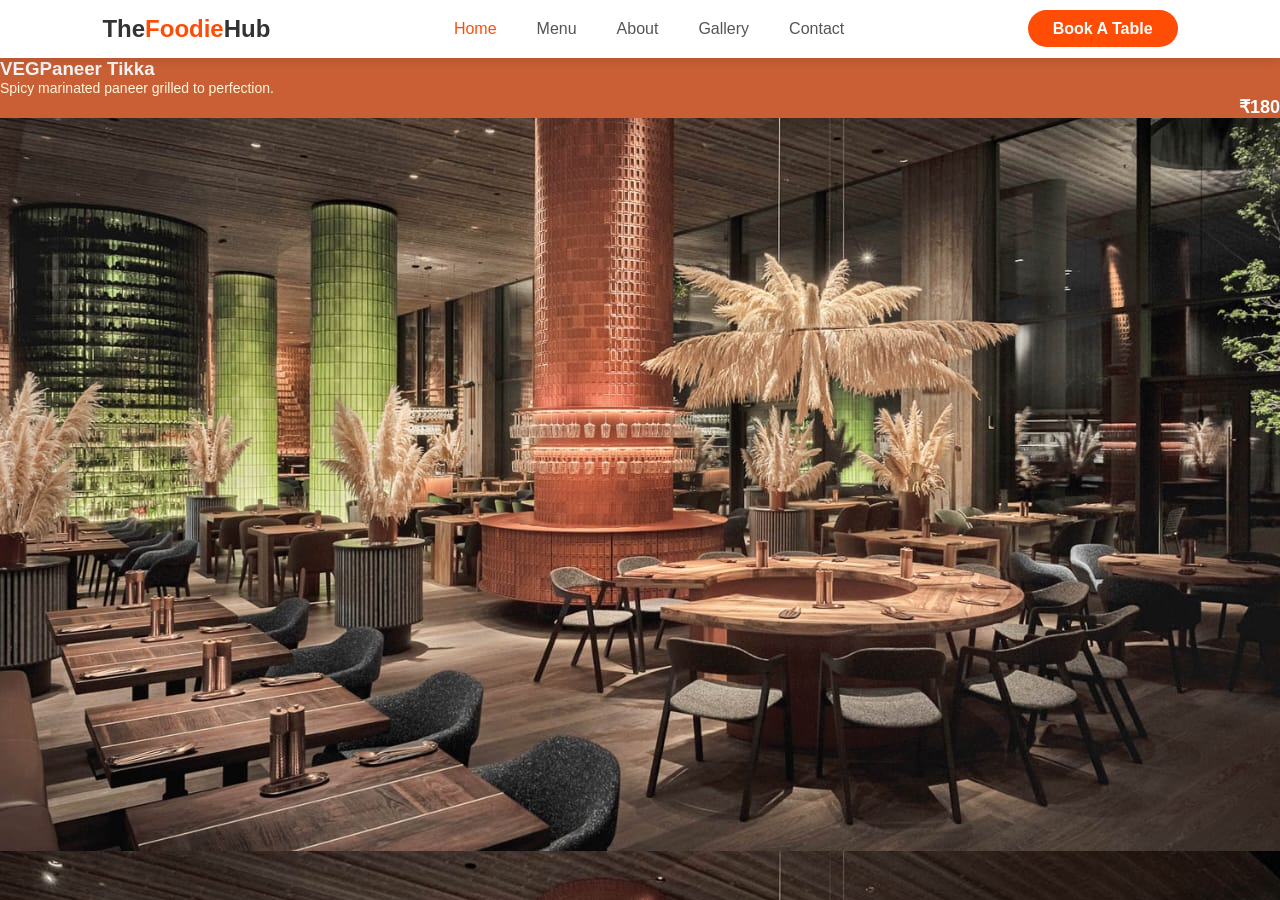
<file: css project/index.html>
<!DOCTYPE html>
<html lang="en">
<head>
    <meta charset="UTF-8">
    <meta name="viewport" content="width=device-width, initial-scale=1.0">
    <title>Document</title>
    <link rel="stylesheet" href="styllel.css">

</head>
<body>


    <header class="navbar">
        <div class="logo">
            <h2>The<span>Foodie</span>Hub</h2>
        </div>

        <nav>
            <ul class="nav-links">
                <li><a href="#home" class="active">Home</a></li>
                <li><a href="#menu">Menu</a></li>
                <li><a href="#about">About</a></li>
                <li><a href="#gallery">Gallery</a></li>
                <li><a href="#contact">Contact</a></li>
            </ul>
        </nav>

        <div class="nav-btn">
            <a href="#" class="btn">Book A Table</a>
        </div>
    </header>
    

        <div class="menu-item">
            <div class="item-details">
                <h3><span class="veg-icon">VEG</span>Paneer Tikka</h3>
                <p class="item-desc">Spicy marinated paneer grilled to perfection.</p>
            </div>
            <div class="item-price">₹180</div>
        </div>
    
       

    
    

</body>
</html>
</body>
</html>
</file>
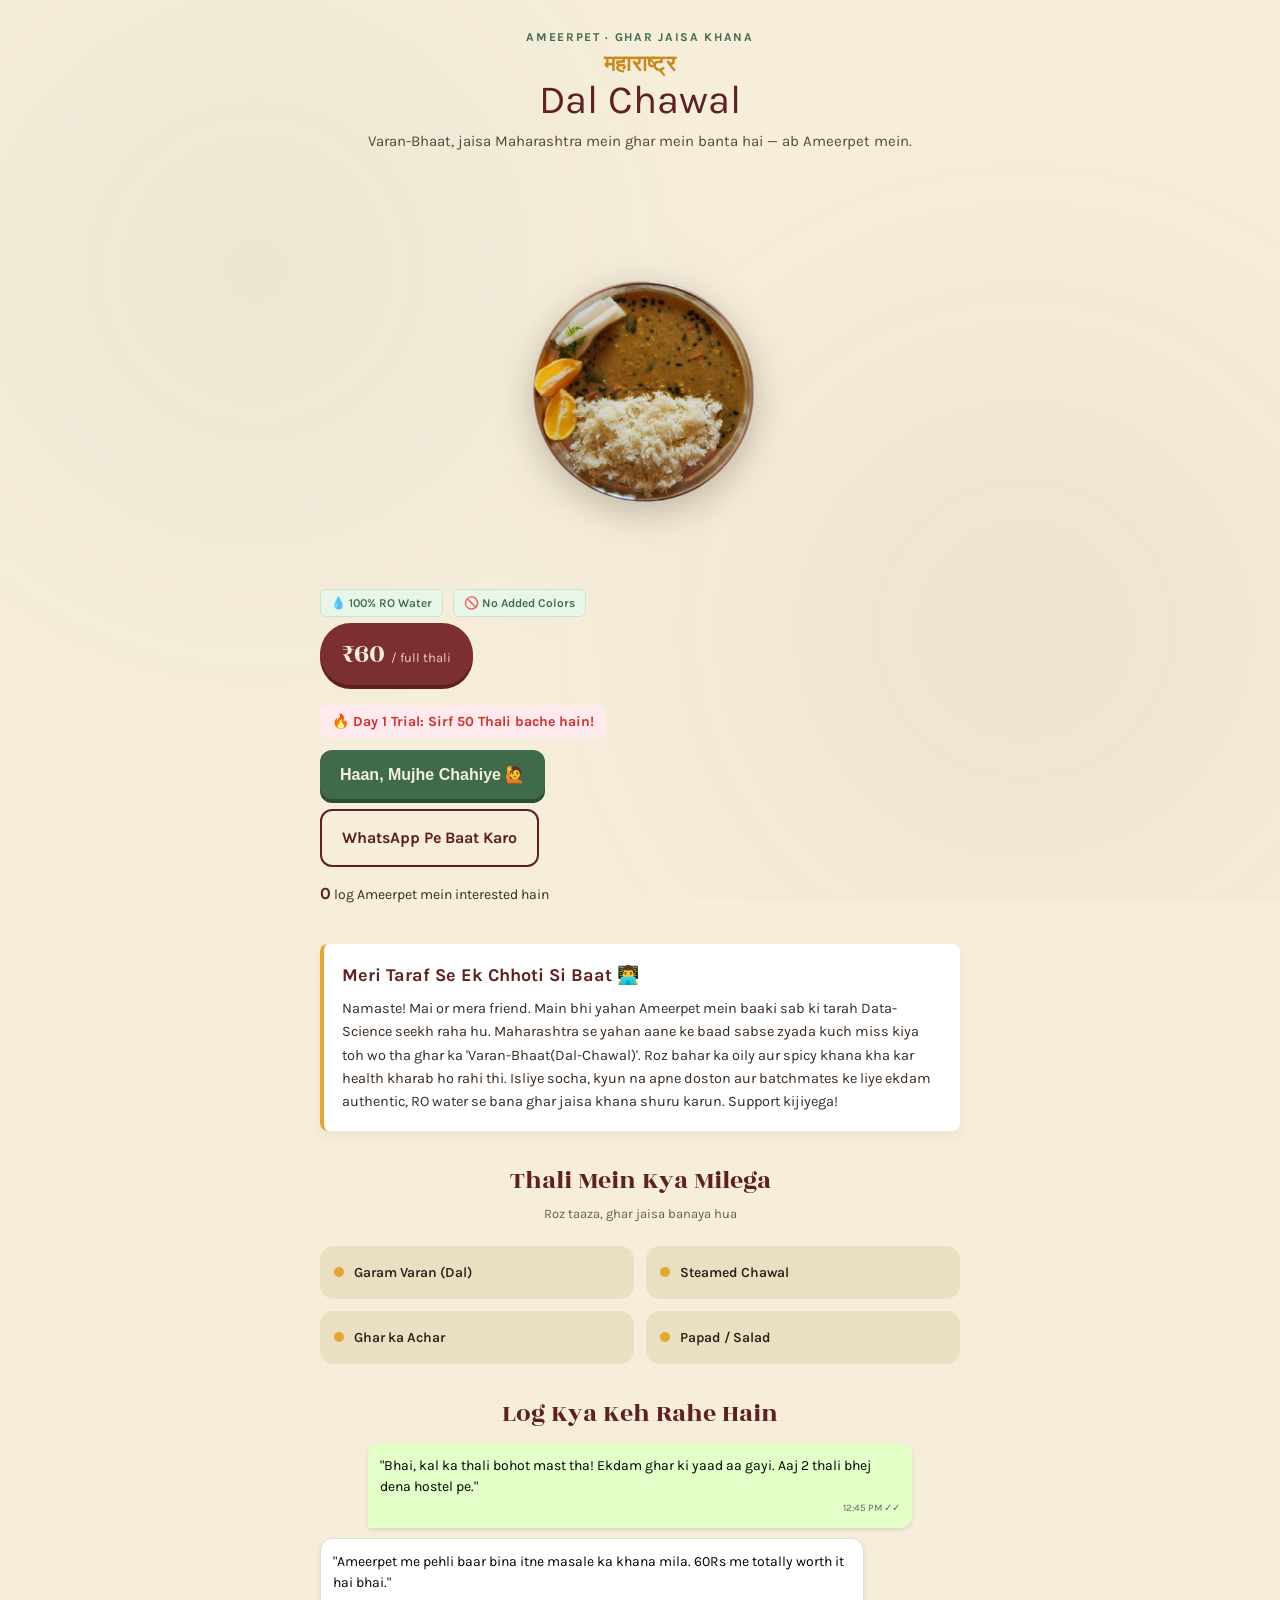
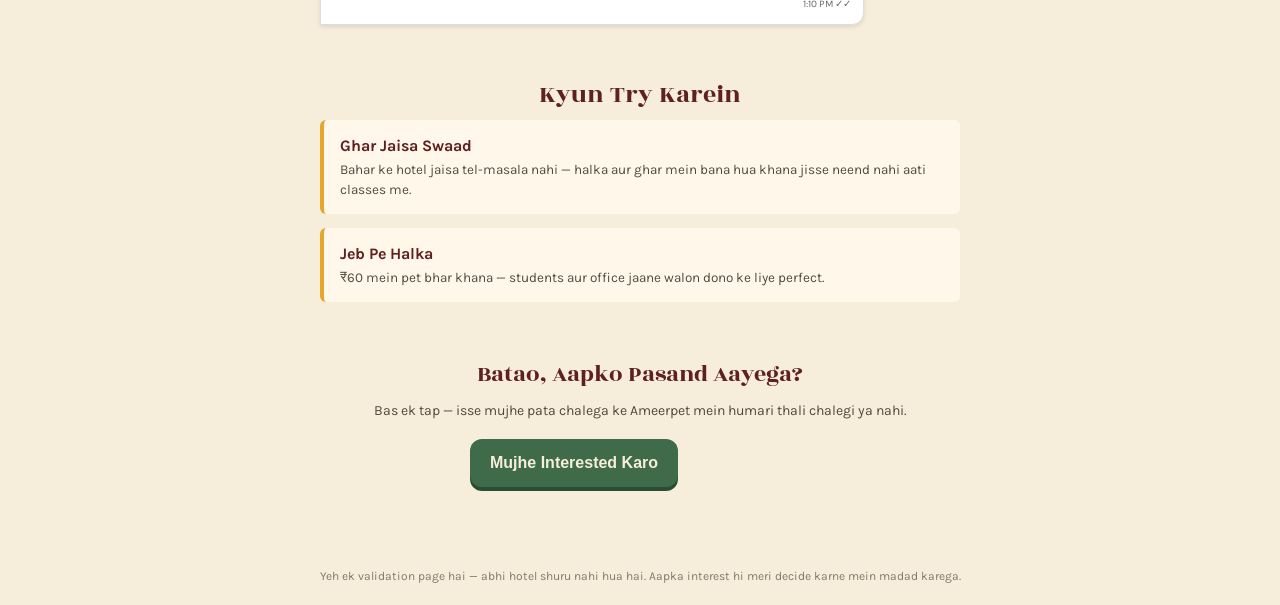
<file: DAL CHAWAL/INDEX.HTML>
<!DOCTYPE html>
<html lang="hi">
<head>
<meta charset="UTF-8">
<meta name="viewport" content="width=device-width, initial-scale=1.0">
<title>Maharashtra Dal Chawal — Ameerpet</title>
<link rel="preconnect" href="https://fonts.googleapis.com">
<link rel="preconnect" href="https://fonts.gstatic.com" crossorigin>
<link href="https://fonts.googleapis.com/css2?family=Rozha+One&family=Karla:wght@400;500;600;700&family=Karla:ital@1&display=swap" rel="stylesheet">
<style>
  :root {
    --rice: #F6EEDB;
    --rice-dark: #EBDFC2;
    --turmeric: #E3A72E;
    --turmeric-deep: #C98A1C;
    --maroon: #7C2F2F;
    --maroon-deep: #5E2020;
    --leaf: #3F6B4A;
    --wood: #3A2A1E;
    --ink: #2C2018;
  }
  * { box-sizing: border-box; margin: 0; padding: 0; }
  body {
    background: var(--rice);
    color: var(--ink);
    font-family: 'Karla', sans-serif;
    line-height: 1.5;
    overflow-x: hidden;
  }
  .display { font-family: 'Rozha One', serif; }
  
  .texture {
    position: fixed; inset: 0; pointer-events: none; opacity: 0.05;
    background-image: radial-gradient(circle at 20% 30%, var(--leaf) 0, transparent 40%),
                       radial-gradient(circle at 80% 70%, var(--maroon) 0, transparent 45%);
    z-index: 0;
  }
  .wrap { max-width: 720px; margin: 0 auto; padding: 0 20px; position: relative; z-index: 1; }
  header.top { padding: 28px 20px 10px; text-align: center; }
  .eyebrow { font-size: 12px; letter-spacing: 0.14em; text-transform: uppercase; color: var(--leaf); font-weight: 700; }
  .brand { font-size: 40px; color: var(--maroon-deep); margin-top: 6px; line-height: 1.1; }
  .brand .devanagari { display: block; font-size: 22px; color: var(--turmeric-deep); margin-bottom: 2px; font-weight: 700; letter-spacing: 0.02em; }
  .tagline { margin-top: 8px; color: var(--wood); font-size: 15px; opacity: 0.85; }

  /* HERO */
  .hero { display: flex; flex-direction: column; align-items: center; padding: 18px 20px 8px; text-align: center; }
  .thali-photo { width: 280px; max-width: 82vw; height: auto; margin: 6px auto 4px; display: block; filter: drop-shadow(0 10px 18px rgba(58,42,30,0.28)); border-radius: 12px;}
  
  .price-tag { margin-top: 6px; display: inline-flex; align-items: baseline; gap: 6px; background: var(--maroon); color: var(--rice); padding: 10px 22px; border-radius: 999px; box-shadow: 0 4px 0 var(--maroon-deep); }
  .price-tag .rupee { font-size: 28px; font-family: 'Rozha One', serif; }
  .price-tag .per { font-size: 13px; opacity: 0.85; }

  /* TRUST BADGES */
  .trust-badges { display: flex; gap: 10px; justify-content: center; margin-top: 12px; font-size: 12px; font-weight: 600; color: var(--leaf); }
  .trust-badges span { background: #e8f5e9; padding: 4px 10px; border-radius: 6px; border: 1px solid #c8e6c9;}

  /* FOMO TEXT */
  .fomo-text { margin-top: 20px; font-size: 14px; font-weight: 700; color: #d32f2f; background: #ffebee; padding: 6px 12px; border-radius: 6px; display: inline-block;}

  .cta-row { margin-top: 12px; display: flex; flex-direction: column; gap: 10px; width: 100%; max-width: 340px; }
  .btn { display: block; text-align: center; padding: 15px 20px; border-radius: 12px; font-weight: 700; font-size: 16px; text-decoration: none; border: none; cursor: pointer; transition: transform 0.15s ease; }
  .btn:active { transform: scale(0.97); }
  .btn-primary { background: var(--leaf); color: var(--rice); box-shadow: 0 4px 0 #2b4d34; }
  .btn-secondary { background: transparent; color: var(--maroon-deep); border: 2px solid var(--maroon-deep); }
  .counter { margin-top: 14px; font-size: 14px; color: var(--wood); }
  .counter strong { color: var(--maroon-deep); font-size: 17px; }

  /* FOUNDER NOTE */
  .founder-note { background: #fff; border-left: 4px solid var(--turmeric); padding: 18px; margin: 30px 20px 10px; border-radius: 8px; box-shadow: 0 4px 12px rgba(0,0,0,0.05); }
  .founder-note h3 { font-size: 18px; color: var(--maroon-deep); margin-bottom: 8px; }
  .founder-note p { font-size: 14.5px; color: var(--wood); line-height: 1.6; }

  /* WHATSAPP REVIEWS */
  .reviews { padding: 20px; }
  .review-card { background: #e1ffc7; padding: 12px; border-radius: 12px 12px 12px 0px; max-width: 85%; margin: 10px auto; position: relative; font-size: 14px; color: #000; box-shadow: 0 2px 4px rgba(0,0,0,0.1);}
  .review-card span { font-size: 10px; color: #666; display: block; text-align: right; margin-top: 4px;}

  /* MENU & WHY */
  .section { padding: 20px 20px 10px; }
  .section-title { font-size: 26px; color: var(--maroon-deep); text-align: center; margin-bottom: 4px; }
  .section-sub { text-align: center; font-size: 13px; color: var(--wood); opacity: 0.75; margin-bottom: 22px; }
  .menu-grid { display: grid; grid-template-columns: repeat(2, 1fr); gap: 12px; }
  .menu-item { background: var(--rice-dark); border-radius: 14px; padding: 16px 14px; display: flex; align-items: center; gap: 10px; }
  .menu-item .dot { width: 10px; height: 10px; border-radius: 50%; background: var(--turmeric); flex-shrink: 0; }
  .menu-item span.label { font-size: 14px; font-weight: 600; }
  
  .why-list { display: flex; flex-direction: column; gap: 14px; margin-top: 6px; }
  .why-item { display: flex; gap: 14px; align-items: flex-start; background: #fff8ea; border-left: 4px solid var(--turmeric); padding: 14px 16px; border-radius: 6px; }
  .why-item .h { font-weight: 700; color: var(--maroon-deep); margin-bottom: 2px; }
  .why-item .d { font-size: 13.5px; color: var(--wood); opacity: 0.85; }

  /* FINAL CTA */
  .final { text-align: center; padding: 44px 20px 60px; }
  .final .display { font-size: 24px; color: var(--maroon-deep); margin-bottom: 8px; }
  .final p { font-size: 14px; color: var(--wood); opacity: 0.85; margin-bottom: 18px; }
  footer { text-align: center; padding: 20px; font-size: 12px; color: var(--wood); opacity: 0.6; }

  @media (min-width: 560px) {
    .hero { flex-direction: row; text-align: left; gap: 30px; padding-top: 30px; }
    .hero-left { flex: 1; display: flex; flex-direction: column; align-items: flex-start; }
    .cta-row { align-items: flex-start; }
    .price-tag { align-self: flex-start; }
    .counter { text-align: left; }
  }
</style>
</head>
<body>
<div class="texture"></div>

<header class="top wrap">
  <div class="eyebrow">Ameerpet · Ghar Jaisa Khana</div>
  <div class="brand">
    <span class="devanagari">महाराष्ट्र</span>
    Dal Chawal
  </div>
  <div class="tagline">Varan-Bhaat, jaisa Maharashtra mein ghar mein banta hai — ab Ameerpet mein.</div>
</header>

<div class="wrap">
  <div class="hero" id="heroSection">
    <div class="hero-left">
      <!-- Aapki nayi remove-bg wali image yahan add ho gayi hai -->
      <img class="thali-photo" src="dalchawal.png" alt="Garam Maharashtra Dal Chawal thali">
      
      <div class="trust-badges">
        <span>💧 100% RO Water</span>
        <span>🚫 No Added Colors</span>
      </div>

      <div class="price-tag">
        <span class="rupee">₹60</span>
        <span class="per">/ full thali</span>
      </div>

      <div class="fomo-text">🔥 Day 1 Trial: Sirf 50 Thali bache hain!</div>

      <div class="cta-row">
        <button class="btn btn-primary" id="interestBtn">Haan, Mujhe Chahiye 🙋</button>
        <a class="btn btn-secondary" id="waBtn" href="#" target="_blank" rel="noopener">WhatsApp Pe Baat Karo</a>
      </div>

      <div class="counter" id="counterText">Loading interest count…</div>
    </div>
  </div>

  <div class="founder-note">
    <h3>Meri Taraf Se Ek Chhoti Si Baat 👨‍💻</h3>
    <p>Namaste! Mai or mera friend. Main bhi yahan Ameerpet mein baaki sab ki tarah  Data-Science seekh raha hu. Maharashtra se yahan aane ke baad sabse zyada kuch miss kiya toh wo tha ghar ka 'Varan-Bhaat(Dal-Chawal)'. Roz bahar ka oily aur spicy khana kha kar health kharab ho rahi thi. Isliye socha, kyun na apne doston aur batchmates ke liye ekdam authentic, RO water se bana ghar jaisa khana shuru karun. Support kijiyega!</p>
  </div>

  <section class="section">
    <div class="section-title display">Thali Mein Kya Milega</div>
    <div class="section-sub">Roz taaza, ghar jaisa banaya hua</div>
    <div class="menu-grid">
      <div class="menu-item"><span class="dot"></span><span class="label">Garam Varan (Dal)</span></div>
      <div class="menu-item"><span class="dot"></span><span class="label">Steamed Chawal</span></div>
      <div class="menu-item"><span class="dot"></span><span class="label">Ghar ka Achar</span></div>
      <div class="menu-item"><span class="dot"></span><span class="label">Papad / Salad</span></div>
    </div>
  </section>

  <section class="reviews">
    <div class="section-title display">Log Kya Keh Rahe Hain</div>
    <div class="review-card">
      "Bhai, kal ka thali bohot mast tha! Ekdam ghar ki yaad aa gayi. Aaj 2 thali bhej dena hostel pe."
      <span>12:45 PM ✓✓</span>
    </div>
    <div class="review-card" style="margin-left: 0; background: #fff; border: 1px solid #ddd;">
      "Ameerpet me pehli baar bina itne masale ka khana mila. 60Rs me totally worth it hai bhai."
      <span>1:10 PM ✓✓</span>
    </div>
  </section>

  <section class="section">
    <div class="section-title display">Kyun Try Karein</div>
    <div class="why-list">
      <div class="why-item">
        <div>
          <div class="h">Ghar Jaisa Swaad</div>
          <div class="d">Bahar ke hotel jaisa tel-masala nahi — halka aur ghar mein bana hua khana jisse neend nahi aati classes me.</div>
        </div>
      </div>
      <div class="why-item">
        <div>
          <div class="h">Jeb Pe Halka</div>
          <div class="d">₹60 mein pet bhar khana — students aur office jaane walon dono ke liye perfect.</div>
        </div>
      </div>
    </div>
  </section>

  <section class="final">
    <div class="display">Batao, Aapko Pasand Aayega?</div>
    <p>Bas ek tap — isse mujhe pata chalega ke Ameerpet mein humari thali chalegi ya nahi.</p>
    <div class="cta-row" style="margin: 0 auto;">
      <button class="btn btn-primary" onclick="document.getElementById('interestBtn').click(); window.scrollTo({top:0, behavior:'smooth'});">Mujhe Interested Karo</button>
    </div>
  </section>
</div>

<footer>Yeh ek validation page hai — abhi hotel shuru nahi hua hai. Aapka interest hi meri decide karne mein madad karega.</footer>

<script>
  const WHATSAPP_NUMBER = "919322688863";
  const waMsg = encodeURIComponent("Mujhe Maharashtra Dal Chawal (₹60 thali) mein interest hai, Maharashtra dal-cha.");
  document.getElementById('waBtn').href = `https://wa.me/${WHATSAPP_NUMBER}?text=${waMsg}`;

  const COUNT_KEY = "maharashtra-dal-chawal-interest-count";
  const VOTED_KEY = "maharashtra-dal-chawal-voted";
  const counterText = document.getElementById('counterText');
  const interestBtn = document.getElementById('interestBtn');

  async function loadCount() {
    try {
      const result = await window.storage.get(COUNT_KEY, true);
      const count = result ? parseInt(result.value, 10) : 0;
      renderCount(count);
    } catch (e) {
      renderCount(0);
    }
  }

  function renderCount(count) {
    counterText.innerHTML = `<strong>${count}</strong> log Ameerpet mein interested hain`;
  }

  async function registerInterest() {
    try {
      let current = 0;
      try {
        const result = await window.storage.get(COUNT_KEY, true);
        current = result ? parseInt(result.value, 10) : 0;
      } catch (e) {
        current = 0;
      }
      const updated = current + 1;
      await window.storage.set(COUNT_KEY, String(updated), true);
      renderCount(updated);
      interestBtn.textContent = "Dhanyawaad! ✅ Aap Interested Ho";
      interestBtn.disabled = true;
      interestBtn.style.opacity = "0.75";
    } catch (e) {
      interestBtn.textContent = "Kuch gadbad hui, phir try karo";
    }
  }

  interestBtn.addEventListener('click', registerInterest);
  loadCount();
</script>
</body>
</html>
</file>
<file: css project/styllel.css>
/* Basic Reset */
* {
    margin: 0;
    padding: 0;
    box-sizing: border-box;
    font-family: 'Poppins', sans-serif;
    line-height: o.6;
    background-size: cover;
    

}

body {
    background-color: #f4f4f4;
    background-image: url(project.jpeg);

    

    
}

/* Navbar Styling */
.navbar {
    display: flex;
    justify-content: space-between;
    align-items: center;
    padding: 15px 8%;
    background-color: #ffffff;
    box-shadow: 0 4px 10px rgba(0, 0, 0, 0.1);
    position: sticky;
    top: 0;
    z-index: 1000;
}

/* Logo Styling */
.logo h2 {
    margin: 0;
    font-size: 24px;
    font-weight: 600;
    color: #333;
}

.logo span {
    color: #ff4d05; /* Orange color */
}

/* Navigation Links */
.nav-links {
    list-style: none;
    display: flex;
}

.nav-links li {
    padding: 0 20px;
}

.nav-links li a {
    text-decoration: none;
    color: #555;
    font-weight: 500;
    transition: 0.3s;
}

/* Hover & Active Effect */
.nav-links li a:hover, .nav-links li a.active {
    color: #ff4d05;
}

/* Button Styling */
.btn {
    background-color: #ff4d05;
    color: white;
    padding: 10px 25px;
    border-radius: 30px;
    text-decoration: none;
    font-weight: 600;
    transition: 0.4s;
}

.btn:hover {
    background-color: #333;
    box-shadow: 0 5px 15px rgba(255, 77, 5, 0.4);
}

.menu-item{
    color: #f4f4f4;
    background-color: #ca5f35;
    font-family: 'Times New Roman', Times, serif;
}
p{
    font-size: 14px;
    color: cornsilk;
}
.item-price{
    font-size: 18px;
    font-weight: bold;
    color: #ffffff;
    
    text-align: right ;
    margin-bottom: 10px;
    
}


/* Responsive (Mobile View) */
@media (max-width: 768px) {
    .nav-links {
        display: none; /* Mobile pe menu hide karne ke liye */
    }
    
    .navbar {
        padding: 15px 5%;
    }
}
</file>
